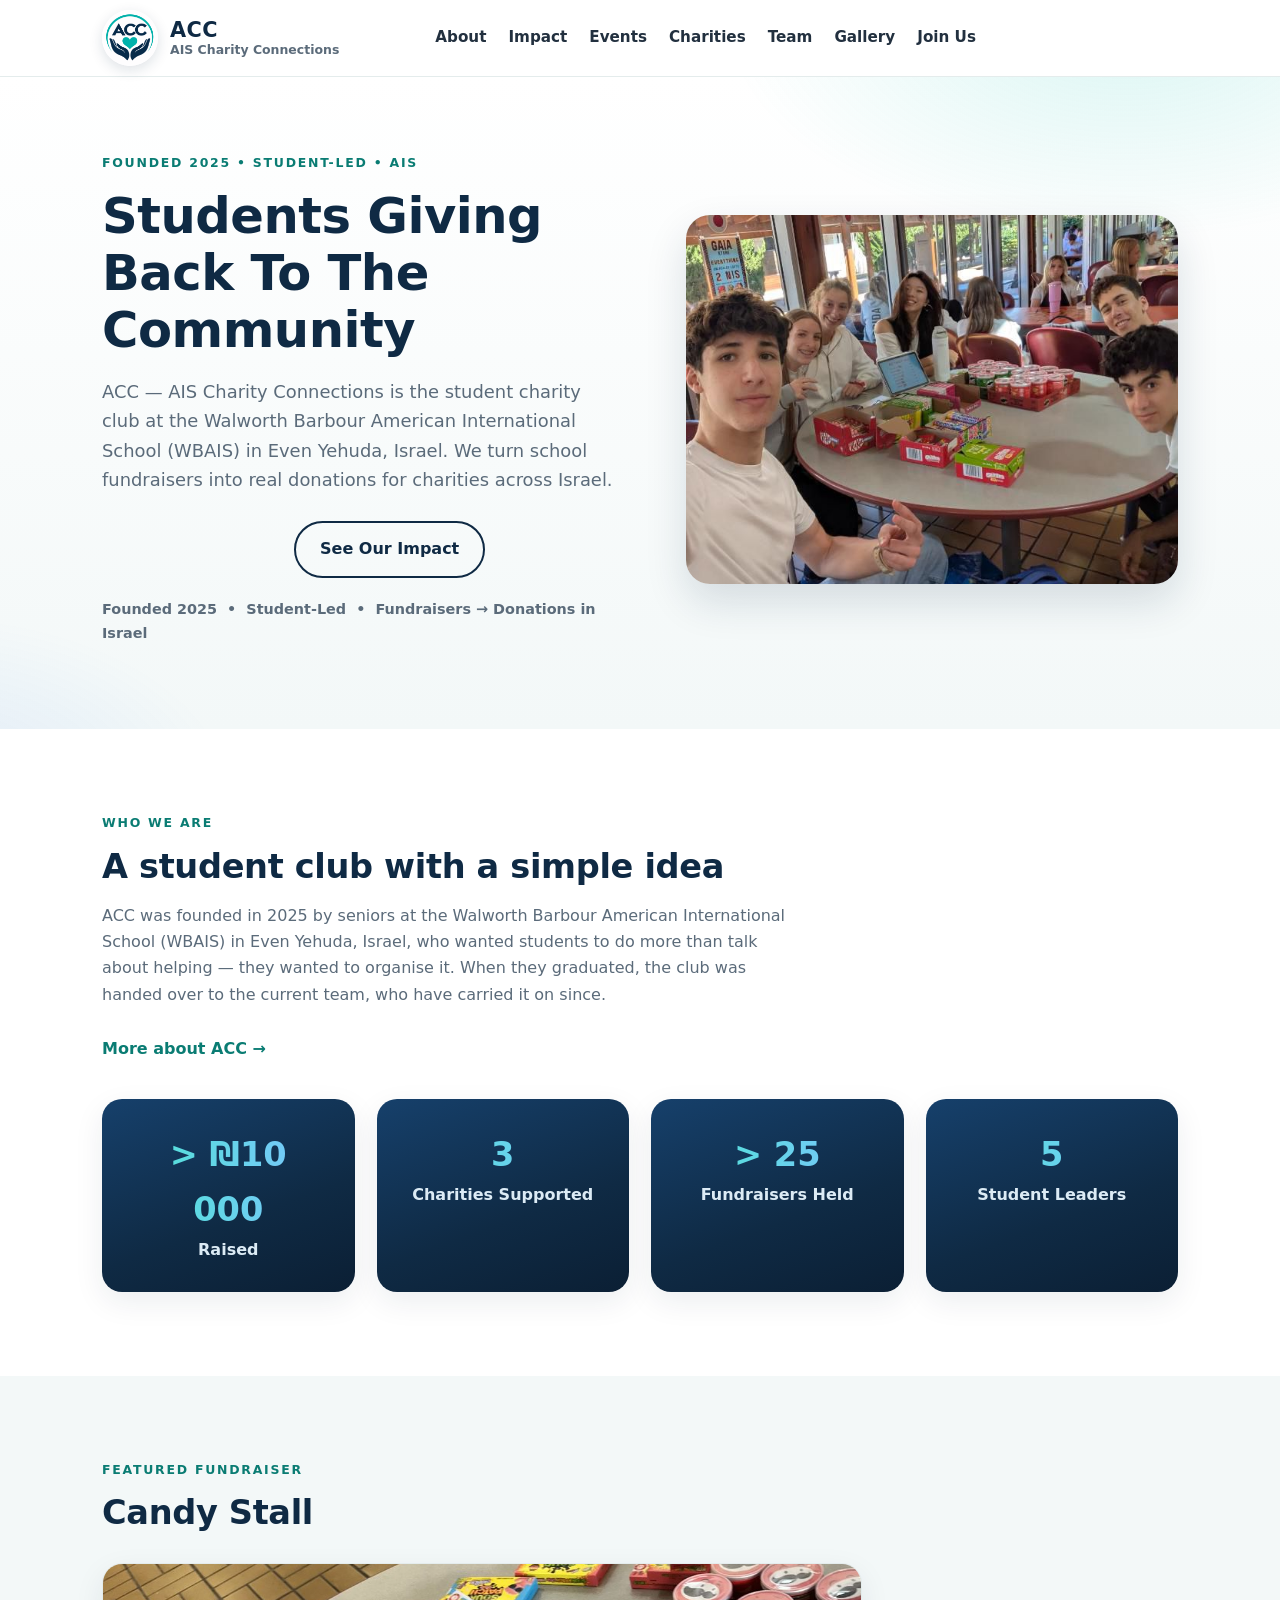
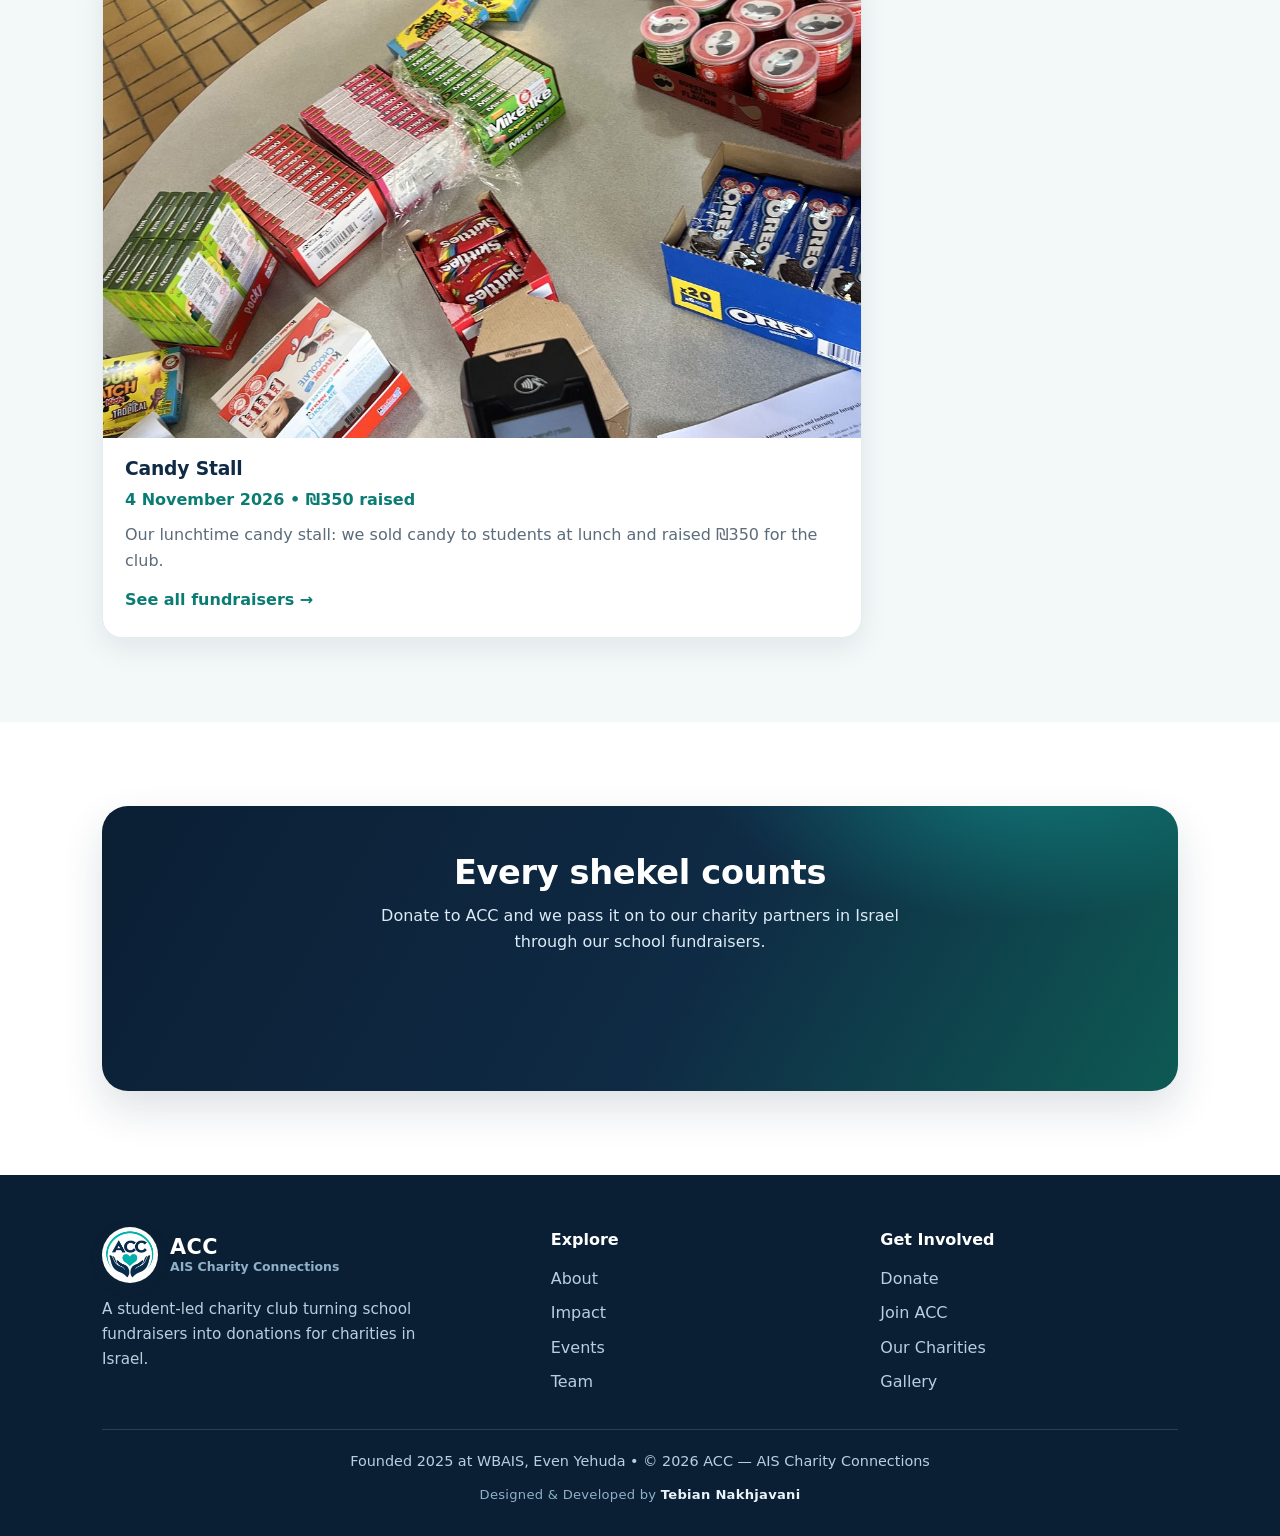
<file: index.html>
<!DOCTYPE html>
<html lang="en">
<head>
  <meta charset="UTF-8">
  <meta name="viewport" content="width=device-width, initial-scale=1.0">
  <title>ACC — AIS Charity Connections</title>
  <meta name="description" content="ACC — AIS Charity Connections is a student-led charity club turning school fundraisers into donations for charities in Israel.">
  <link rel="canonical" href="https://ais-charity-connections.netlify.app/">
  <meta property="og:type" content="website">
  <meta property="og:site_name" content="AIS Charity Connections">
  <meta property="og:title" content="ACC — AIS Charity Connections">
  <meta property="og:description" content="ACC — AIS Charity Connections is a student-led charity club turning school fundraisers into donations for charities in Israel.">
  <meta property="og:url" content="https://ais-charity-connections.netlify.app/">
  <meta property="og:image" content="https://ais-charity-connections.netlify.app/images/hero.jpg">
  <script type="application/ld+json">
  {
    "@context": "https://schema.org",
    "@graph": [
      {
        "@type": "NGO",
        "@id": "https://ais-charity-connections.netlify.app/#org",
        "name": "AIS Charity Connections",
        "alternateName": "ACC",
        "url": "https://ais-charity-connections.netlify.app/",
        "logo": "https://ais-charity-connections.netlify.app/images/logo.png",
        "description": "ACC — AIS Charity Connections is a student-led charity club turning school fundraisers into donations for charities in Israel.",
        "foundingDate": "2025",
        "email": "aischarityconnections@gmail.com",
        "sameAs": [
          "https://ko-fi.com/aischarityconnections"
        ]
      },
      {
        "@type": "WebSite",
        "@id": "https://ais-charity-connections.netlify.app/#website",
        "url": "https://ais-charity-connections.netlify.app/",
        "name": "AIS Charity Connections",
        "alternateName": "ACC",
        "publisher": { "@id": "https://ais-charity-connections.netlify.app/#org" }
      }
    ]
  }
  </script>
  <link rel="icon" href="/favicon.ico" sizes="any">
  <link rel="icon" type="image/png" sizes="192x192" href="images/favicon-192.png">
  <link rel="apple-touch-icon" href="images/apple-touch-icon.png">
  <link rel="stylesheet" href="styles.css">
</head>
<body>

  <header class="site-header">
    <nav class="nav container">
      <a class="logo" href="index.html"><span class="logo-badge"><img class="logo-img" src="images/logo.png" alt="ACC logo"></span><span class="logo-text"><span class="logo-name">ACC</span><span class="logo-sub">AIS Charity Connections</span></span></a>
      <button class="nav-toggle" id="navToggle" aria-label="Open menu">☰</button>
      <div class="nav-links" id="navLinks">
        <a href="about.html">About</a>
        <a href="impact.html">Impact</a>
        <a href="events.html">Events</a>
        <a href="charities.html">Charities</a>
        <a href="team.html">Team</a>
        <a href="gallery.html">Gallery</a>
        <a href="join.html">Join Us</a>
        <div class="kofi-slot" id="kofiNavSlot"></div>
      </div>
    </nav>
  </header>

  <main>

    <section class="hero">
      <div class="container hero-grid">
        <div class="reveal visible">
          <p class="eyebrow">Founded 2025 • Student-Led • AIS</p>
          <h1>Students Giving Back To The Community</h1>
          <p class="hero-text">ACC — AIS Charity Connections is the student charity club at the Walworth Barbour American International School (WBAIS) in Even Yehuda, Israel. We turn school fundraisers into real donations for charities across Israel.</p>
          <div class="hero-buttons">
            <div class="kofi-slot" id="kofiHeroSlot"></div>
            <a href="impact.html" class="btn btn-outline">See Our Impact</a>
          </div>
          <p class="trust-bar">Founded 2025 &nbsp;•&nbsp; Student-Led &nbsp;•&nbsp; Fundraisers → Donations in Israel</p>
        </div>
        <img class="hero-img reveal visible" src="images/hero.jpg" alt="ACC students at a fundraiser">
      </div>
    </section>

    <section class="section">
      <div class="container">
        <div class="reveal">
          <p class="eyebrow">Who We Are</p>
          <h2>A student club with a simple idea</h2>
          <p class="section-intro">ACC was founded in 2025 by seniors at the Walworth Barbour American International School (WBAIS) in Even Yehuda, Israel, who wanted students to do more than talk about helping — they wanted to organise it. When they graduated, the club was handed over to the current team, who have carried it on since.</p>
          <a href="about.html" class="text-link">More about ACC →</a>
        </div>
        <div class="stats-grid" style="margin-top:36px">
          <div class="stat reveal"><strong>&gt; ₪10 000</strong><span>Raised</span></div>
          <div class="stat reveal"><strong>3</strong><span>Charities Supported</span></div>
          <div class="stat reveal"><strong> &gt; 25</strong><span>Fundraisers Held</span></div>
          <div class="stat reveal"><strong>5</strong><span>Student Leaders</span></div>
        </div>
      </div>
    </section>

    <section class="section section-alt">
      <div class="container">
        <div class="reveal">
          <p class="eyebrow">Featured Fundraiser</p>
          <h2>Candy Stall</h2>
        </div>
        <div class="card-grid" style="grid-template-columns:1fr;max-width:760px">
          <article class="card event-card reveal">
            <img src="images/events/fundraiser-1.jpg" alt="Candy Stall fundraiser">
            <div class="card-body">
              <h3>Candy Stall</h3>
              <p class="meta">4 November 2026 • ₪350 raised</p>
              <p>Our lunchtime candy stall: we sold candy to students at lunch and raised ₪350 for the club.</p>
              <p style="margin-top:12px"><a href="events.html" class="text-link">See all fundraisers →</a></p>
            </div>
          </article>
        </div>
      </div>
    </section>

    <section class="section">
      <div class="container">
        <div class="cta-banner reveal">
          <h2>Every shekel counts</h2>
          <p>Donate to ACC and we pass it on to our charity partners in Israel through our school fundraisers.</p>
          <div class="kofi-slot" id="kofiCtaSlot"></div>
        </div>
      </div>
    </section>

  </main>

  <footer class="site-footer">
    <div class="container">
      <div class="footer-grid">
        <div>
          <a class="logo" href="index.html"><span class="logo-badge"><img class="logo-img" src="images/logo.png" alt="ACC logo"></span><span class="logo-text"><span class="logo-name">ACC</span><span class="logo-sub">AIS Charity Connections</span></span></a>
          <p class="footer-blurb">A student-led charity club turning school fundraisers into donations for charities in Israel.</p>
        </div>
        <div>
          <h4>Explore</h4>
          <ul>
            <li><a href="about.html">About</a></li>
            <li><a href="impact.html">Impact</a></li>
            <li><a href="events.html">Events</a></li>
            <li><a href="team.html">Team</a></li>
          </ul>
        </div>
        <div>
          <h4>Get Involved</h4>
          <ul>
            <li><a href="donate.html">Donate</a></li>
            <li><a href="join.html">Join ACC</a></li>
            <li><a href="charities.html">Our Charities</a></li>
            <li><a href="gallery.html">Gallery</a></li>
          </ul>
        </div>
      </div>
      <p class="footer-bottom">Founded 2025 at WBAIS, Even Yehuda • © 2026 ACC — AIS Charity Connections</p>
      <p class="footer-credit">Designed &amp; Developed by <span>Tebian Nakhjavani</span></p>
    </div>
  </footer>

  <script src="script.js"></script>

  <!-- Ko-fi buttons: the real Ko-fi buttons sit in the header, hero and CTA banner (styles.css docks them there) -->
  <script src='https://storage.ko-fi.com/cdn/scripts/overlay-widget.js'></script>
  <script>
    kofiWidgetOverlay.draw('aischarityconnections', {
      'type': 'floating-chat',
      'floating-chat.cssId': 'accnav',
      'floating-chat.donateButton.text': 'Donate',
      'floating-chat.donateButton.background-color': '#0FB5A6',
      'floating-chat.donateButton.text-color': '#fff'
    }, 'kofiNavSlot');
    kofiWidgetOverlay.draw('aischarityconnections', {
      'type': 'floating-chat',
      'floating-chat.cssId': 'acchero',
      'floating-chat.donateButton.text': 'Donate Now',
      'floating-chat.donateButton.background-color': '#0FB5A6',
      'floating-chat.donateButton.text-color': '#fff'
    }, 'kofiHeroSlot');
    kofiWidgetOverlay.draw('aischarityconnections', {
      'type': 'floating-chat',
      'floating-chat.cssId': 'acccta',
      'floating-chat.donateButton.text': 'Donate',
      'floating-chat.donateButton.background-color': '#0FB5A6',
      'floating-chat.donateButton.text-color': '#fff'
    }, 'kofiCtaSlot');
  </script>
</body>
</html>
</file>
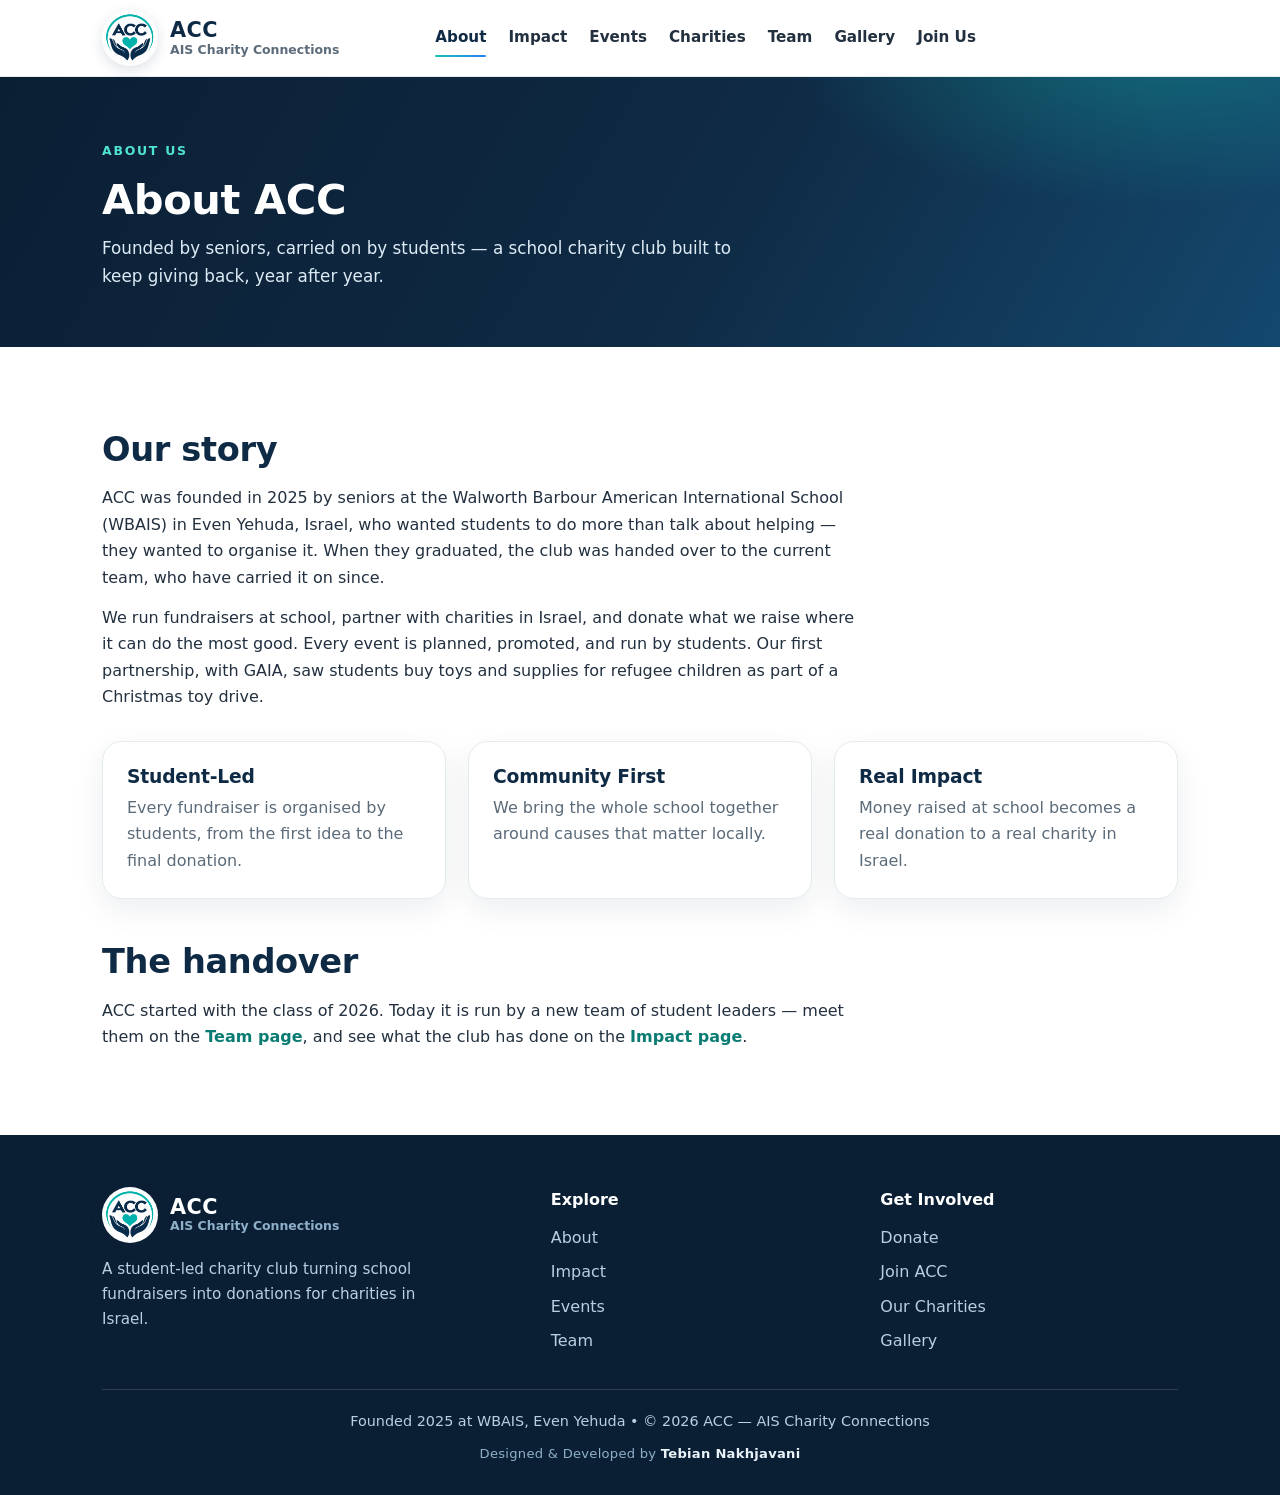
<file: about.html>
<!DOCTYPE html>
<html lang="en">
<head>
  <meta charset="UTF-8">
  <meta name="viewport" content="width=device-width, initial-scale=1.0">
  <title>About — ACC | AIS Charity Connections</title>
  <meta name="description" content="About ACC — AIS Charity Connections, a student-led charity club founded in 2025 at AIS.">
  <link rel="canonical" href="https://ais-charity-connections.netlify.app/about.html">
  <meta property="og:type" content="website">
  <meta property="og:site_name" content="AIS Charity Connections">
  <meta property="og:title" content="About — ACC | AIS Charity Connections">
  <meta property="og:description" content="About ACC — AIS Charity Connections, a student-led charity club founded in 2025 at AIS.">
  <meta property="og:url" content="https://ais-charity-connections.netlify.app/about.html">
  <meta property="og:image" content="https://ais-charity-connections.netlify.app/images/hero.jpg">
  <link rel="icon" href="/favicon.ico" sizes="any">
  <link rel="icon" type="image/png" sizes="192x192" href="images/favicon-192.png">
  <link rel="apple-touch-icon" href="images/apple-touch-icon.png">
  <link rel="stylesheet" href="styles.css">
</head>
<body>

  <header class="site-header">
    <nav class="nav container">
      <a class="logo" href="index.html"><span class="logo-badge"><img class="logo-img" src="images/logo.png" alt="ACC logo"></span><span class="logo-text"><span class="logo-name">ACC</span><span class="logo-sub">AIS Charity Connections</span></span></a>
      <button class="nav-toggle" id="navToggle" aria-label="Open menu">☰</button>
      <div class="nav-links" id="navLinks">
        <a href="about.html" class="active">About</a>
        <a href="impact.html">Impact</a>
        <a href="events.html">Events</a>
        <a href="charities.html">Charities</a>
        <a href="team.html">Team</a>
        <a href="gallery.html">Gallery</a>
        <a href="join.html">Join Us</a>
        <div class="kofi-slot" id="kofiNavSlot"></div>
      </div>
    </nav>
  </header>

  <main>
    <section class="page-hero">
      <div class="container">
        <p class="eyebrow">About Us</p>
        <h1>About ACC</h1>
        <p class="page-hero-text">Founded by seniors, carried on by students — a school charity club built to keep giving back, year after year.</p>
      </div>
    </section>

    <section class="section">
      <div class="container">
        <div class="reveal">
          <h2>Our story</h2>
          <p style="margin-bottom:14px;max-width:760px">ACC was founded in 2025 by seniors at the Walworth Barbour American International School (WBAIS) in Even Yehuda, Israel, who wanted students to do more than talk about helping — they wanted to organise it. When they graduated, the club was handed over to the current team, who have carried it on since.</p>
          <p style="max-width:760px">We run fundraisers at school, partner with charities in Israel, and donate what we raise where it can do the most good. Every event is planned, promoted, and run by students. Our first partnership, with GAIA, saw students buy toys and supplies for refugee children as part of a Christmas toy drive.</p>
        </div>
        <div class="card-grid">
          <div class="card reveal"><h3>Student-Led</h3><p>Every fundraiser is organised by students, from the first idea to the final donation.</p></div>
          <div class="card reveal"><h3>Community First</h3><p>We bring the whole school together around causes that matter locally.</p></div>
          <div class="card reveal"><h3>Real Impact</h3><p>Money raised at school becomes a real donation to a real charity in Israel.</p></div>
        </div>
        <div class="reveal" style="margin-top:44px">
          <h2>The handover</h2>
          <p style="max-width:760px">ACC started with the class of 2026. Today it is run by a new team of student leaders — meet them on the <a href="team.html" class="text-link">Team page</a>, and see what the club has done on the <a href="impact.html" class="text-link">Impact page</a>.</p>
        </div>
      </div>
    </section>
  </main>

  <footer class="site-footer">
    <div class="container">
      <div class="footer-grid">
        <div>
          <a class="logo" href="index.html"><span class="logo-badge"><img class="logo-img" src="images/logo.png" alt="ACC logo"></span><span class="logo-text"><span class="logo-name">ACC</span><span class="logo-sub">AIS Charity Connections</span></span></a>
          <p class="footer-blurb">A student-led charity club turning school fundraisers into donations for charities in Israel.</p>
        </div>
        <div>
          <h4>Explore</h4>
          <ul>
            <li><a href="about.html">About</a></li>
            <li><a href="impact.html">Impact</a></li>
            <li><a href="events.html">Events</a></li>
            <li><a href="team.html">Team</a></li>
          </ul>
        </div>
        <div>
          <h4>Get Involved</h4>
          <ul>
            <li><a href="donate.html">Donate</a></li>
            <li><a href="join.html">Join ACC</a></li>
            <li><a href="charities.html">Our Charities</a></li>
            <li><a href="gallery.html">Gallery</a></li>
          </ul>
        </div>
      </div>
      <p class="footer-bottom">Founded 2025 at WBAIS, Even Yehuda • © 2026 ACC — AIS Charity Connections</p>
      <p class="footer-credit">Designed &amp; Developed by <span>Tebian Nakhjavani</span></p>
    </div>
  </footer>

  <script src="script.js"></script>

  <!-- Ko-fi button: the real Ko-fi button sits in the header (styles.css docks it there) -->
  <script src='https://storage.ko-fi.com/cdn/scripts/overlay-widget.js'></script>
  <script>
    kofiWidgetOverlay.draw('aischarityconnections', {
      'type': 'floating-chat',
      'floating-chat.cssId': 'accnav',
      'floating-chat.donateButton.text': 'Donate',
      'floating-chat.donateButton.background-color': '#0FB5A6',
      'floating-chat.donateButton.text-color': '#fff'
    }, 'kofiNavSlot');
  </script>
</body>
</html>
</file>
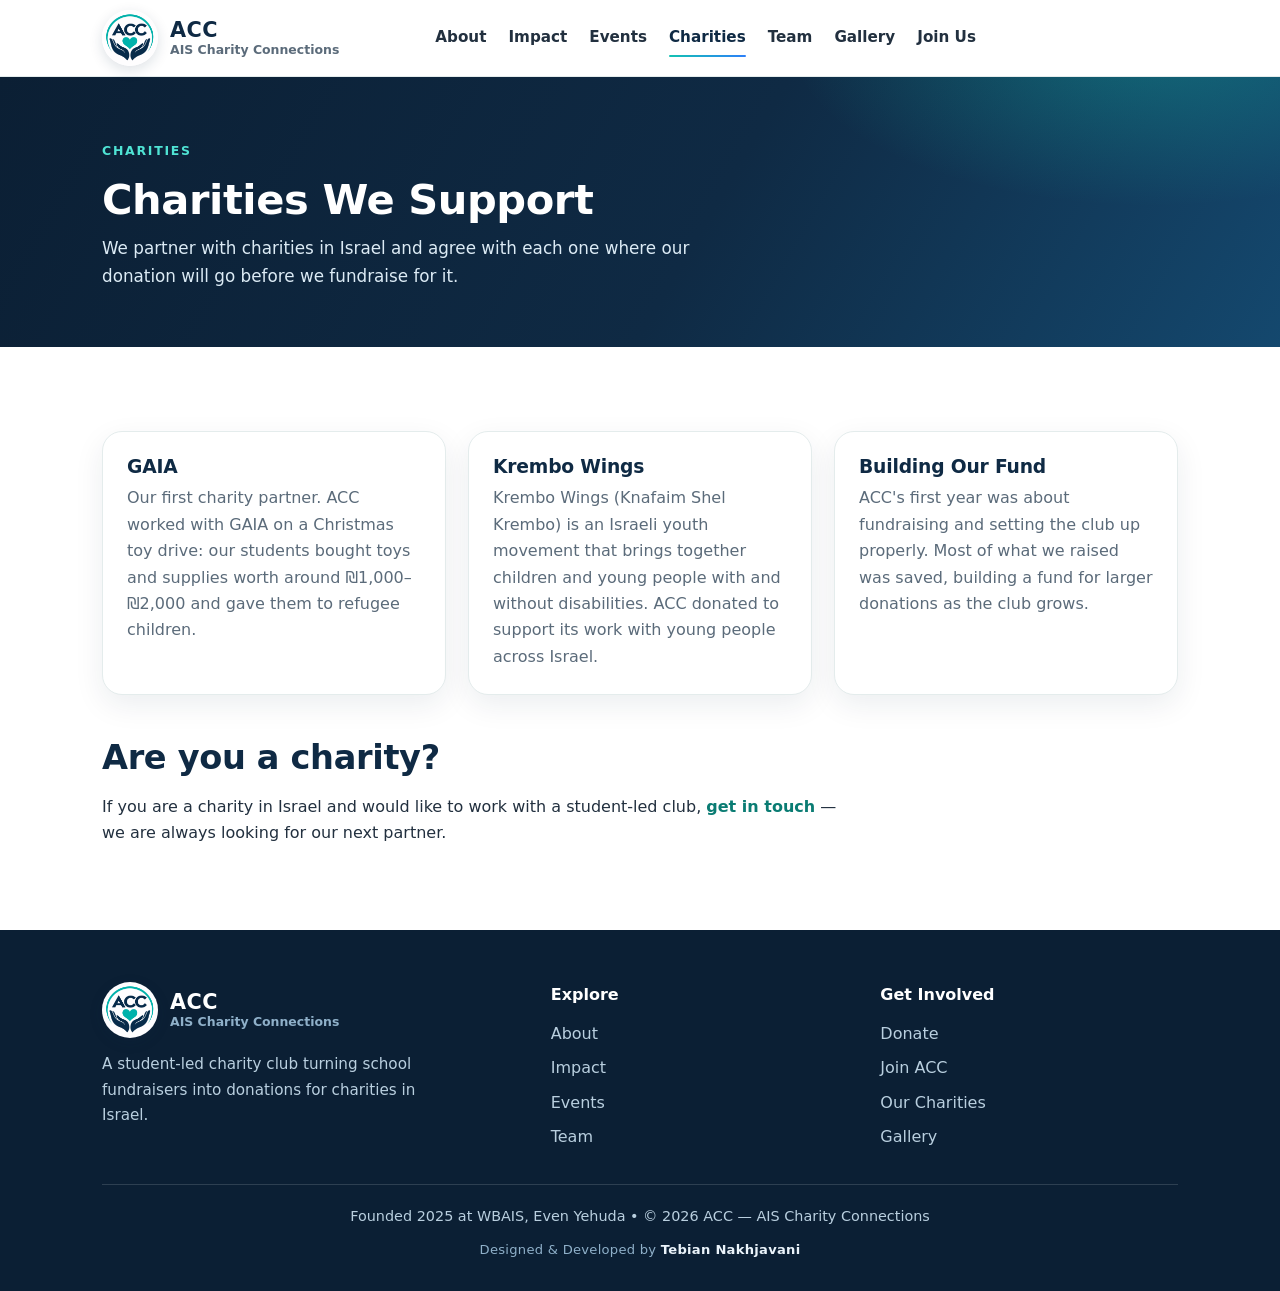
<file: charities.html>
<!DOCTYPE html>
<html lang="en">
<head>
  <meta charset="UTF-8">
  <meta name="viewport" content="width=device-width, initial-scale=1.0">
  <title>Charities — ACC | AIS Charity Connections</title>
  <meta name="description" content="The charities in Israel that ACC supports with its fundraising.">
  <link rel="canonical" href="https://ais-charity-connections.netlify.app/charities.html">
  <meta property="og:type" content="website">
  <meta property="og:site_name" content="AIS Charity Connections">
  <meta property="og:title" content="Charities — ACC | AIS Charity Connections">
  <meta property="og:description" content="The charities in Israel that ACC supports with its fundraising.">
  <meta property="og:url" content="https://ais-charity-connections.netlify.app/charities.html">
  <meta property="og:image" content="https://ais-charity-connections.netlify.app/images/hero.jpg">
  <link rel="icon" href="/favicon.ico" sizes="any">
  <link rel="icon" type="image/png" sizes="192x192" href="images/favicon-192.png">
  <link rel="apple-touch-icon" href="images/apple-touch-icon.png">
  <link rel="stylesheet" href="styles.css">
</head>
<body>

  <header class="site-header">
    <nav class="nav container">
      <a class="logo" href="index.html"><span class="logo-badge"><img class="logo-img" src="images/logo.png" alt="ACC logo"></span><span class="logo-text"><span class="logo-name">ACC</span><span class="logo-sub">AIS Charity Connections</span></span></a>
      <button class="nav-toggle" id="navToggle" aria-label="Open menu">☰</button>
      <div class="nav-links" id="navLinks">
        <a href="about.html">About</a>
        <a href="impact.html">Impact</a>
        <a href="events.html">Events</a>
        <a href="charities.html" class="active">Charities</a>
        <a href="team.html">Team</a>
        <a href="gallery.html">Gallery</a>
        <a href="join.html">Join Us</a>
        <div class="kofi-slot" id="kofiNavSlot"></div>
      </div>
    </nav>
  </header>

  <main>
    <section class="page-hero">
      <div class="container">
        <p class="eyebrow">Charities</p>
        <h1>Charities We Support</h1>
        <p class="page-hero-text">We partner with charities in Israel and agree with each one where our donation will go before we fundraise for it.</p>
      </div>
    </section>

    <section class="section">
      <div class="container">
        <!-- Charity details: GAIA confirmed with the founding team (Oct 2026); Krembo Wings added by Tebian (Oct 2026) -->
        <div class="card-grid" style="margin-top:0">
          <div class="card reveal"><h3>GAIA</h3><p>Our first charity partner. ACC worked with GAIA on a Christmas toy drive: our students bought toys and supplies worth around ₪1,000–₪2,000 and gave them to refugee children.</p></div>
          <div class="card reveal"><h3>Krembo Wings</h3><p>Krembo Wings (Knafaim Shel Krembo) is an Israeli youth movement that brings together children and young people with and without disabilities. ACC donated to support its work with young people across Israel.</p></div>
          <div class="card reveal"><h3>Building Our Fund</h3><p>ACC's first year was about fundraising and setting the club up properly. Most of what we raised was saved, building a fund for larger donations as the club grows.</p></div>
        </div>
        <div class="reveal" style="margin-top:44px;max-width:760px">
          <h2>Are you a charity?</h2>
          <p>If you are a charity in Israel and would like to work with a student-led club, <a href="join.html" class="text-link">get in touch</a> — we are always looking for our next partner.</p>
        </div>
      </div>
    </section>
  </main>

  <footer class="site-footer">
    <div class="container">
      <div class="footer-grid">
        <div>
          <a class="logo" href="index.html"><span class="logo-badge"><img class="logo-img" src="images/logo.png" alt="ACC logo"></span><span class="logo-text"><span class="logo-name">ACC</span><span class="logo-sub">AIS Charity Connections</span></span></a>
          <p class="footer-blurb">A student-led charity club turning school fundraisers into donations for charities in Israel.</p>
        </div>
        <div>
          <h4>Explore</h4>
          <ul>
            <li><a href="about.html">About</a></li>
            <li><a href="impact.html">Impact</a></li>
            <li><a href="events.html">Events</a></li>
            <li><a href="team.html">Team</a></li>
          </ul>
        </div>
        <div>
          <h4>Get Involved</h4>
          <ul>
            <li><a href="donate.html">Donate</a></li>
            <li><a href="join.html">Join ACC</a></li>
            <li><a href="charities.html">Our Charities</a></li>
            <li><a href="gallery.html">Gallery</a></li>
          </ul>
        </div>
      </div>
      <p class="footer-bottom">Founded 2025 at WBAIS, Even Yehuda • © 2026 ACC — AIS Charity Connections</p>
      <p class="footer-credit">Designed &amp; Developed by <span>Tebian Nakhjavani</span></p>
    </div>
  </footer>

  <script src="script.js"></script>

  <!-- Ko-fi button: the real Ko-fi button sits in the header (styles.css docks it there) -->
  <script src='https://storage.ko-fi.com/cdn/scripts/overlay-widget.js'></script>
  <script>
    kofiWidgetOverlay.draw('aischarityconnections', {
      'type': 'floating-chat',
      'floating-chat.cssId': 'accnav',
      'floating-chat.donateButton.text': 'Donate',
      'floating-chat.donateButton.background-color': '#0FB5A6',
      'floating-chat.donateButton.text-color': '#fff'
    }, 'kofiNavSlot');
  </script>
</body>
</html>
</file>
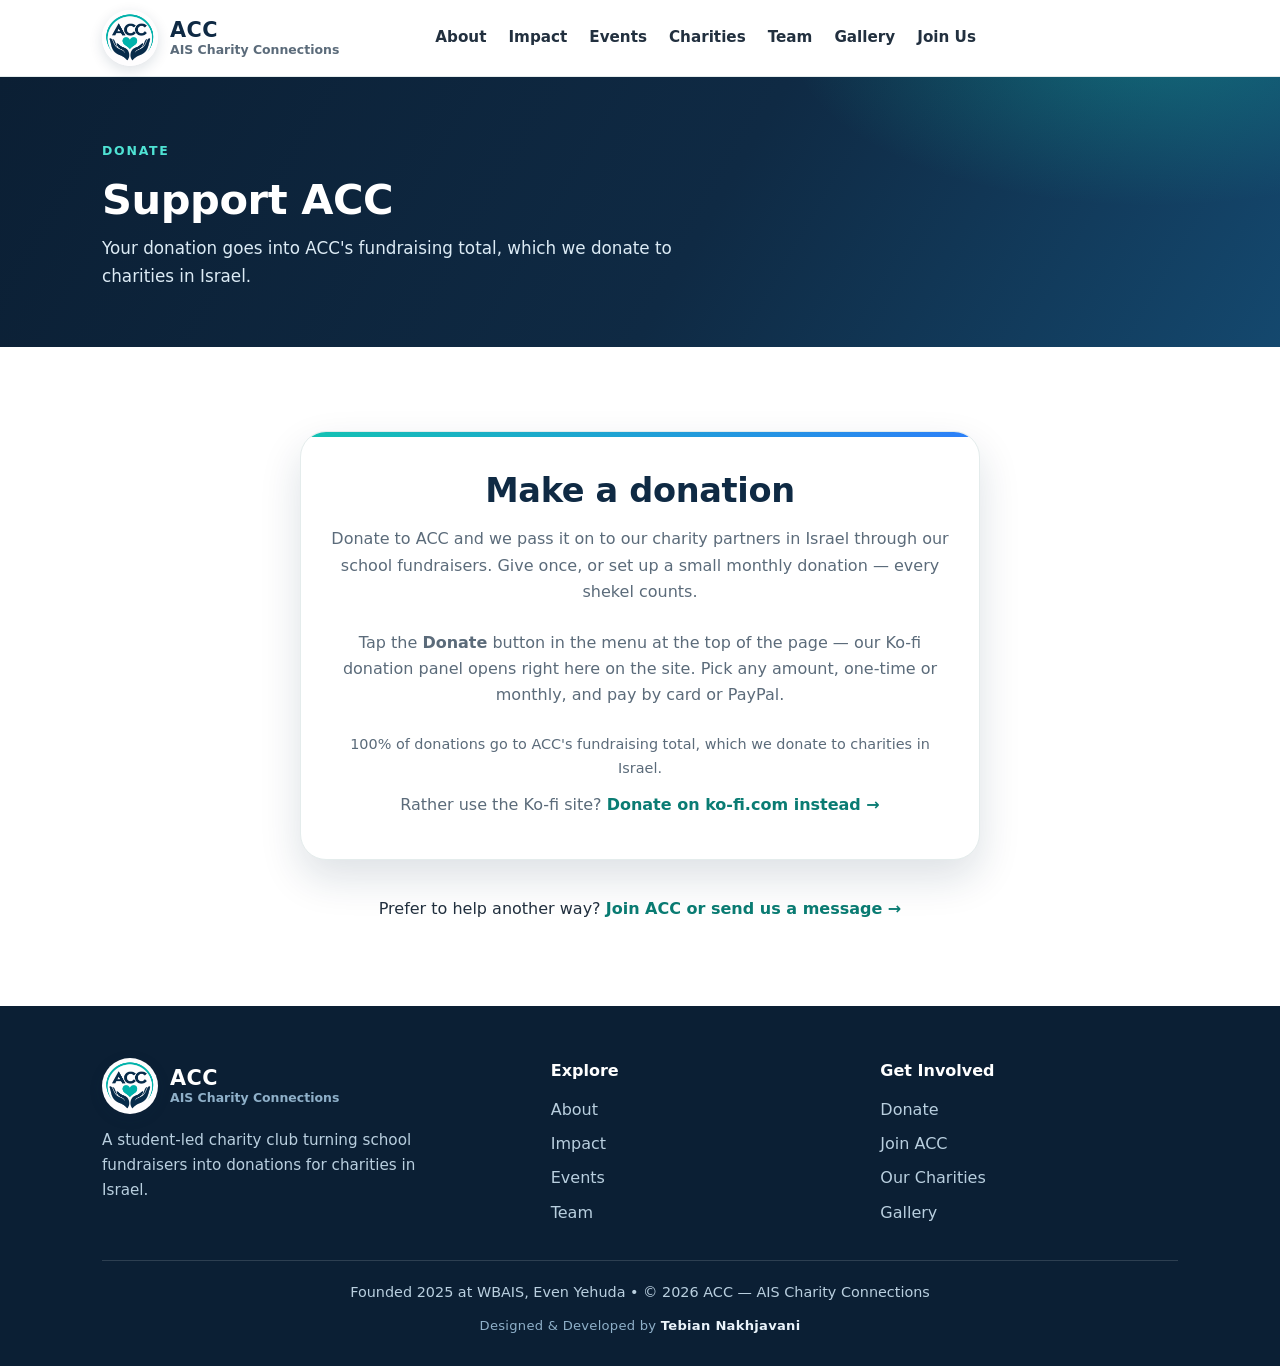
<file: donate.html>
<!DOCTYPE html>
<html lang="en">
<head>
  <meta charset="UTF-8">
  <meta name="viewport" content="width=device-width, initial-scale=1.0">
  <title>Donate — ACC | AIS Charity Connections</title>
  <meta name="description" content="Donate to ACC — AIS Charity Connections and support charities in Israel.">
  <link rel="canonical" href="https://ais-charity-connections.netlify.app/donate.html">
  <meta property="og:type" content="website">
  <meta property="og:site_name" content="AIS Charity Connections">
  <meta property="og:title" content="Donate — ACC | AIS Charity Connections">
  <meta property="og:description" content="Donate to ACC — AIS Charity Connections and support charities in Israel.">
  <meta property="og:url" content="https://ais-charity-connections.netlify.app/donate.html">
  <meta property="og:image" content="https://ais-charity-connections.netlify.app/images/hero.jpg">
  <link rel="icon" href="/favicon.ico" sizes="any">
  <link rel="icon" type="image/png" sizes="192x192" href="images/favicon-192.png">
  <link rel="apple-touch-icon" href="images/apple-touch-icon.png">
  <link rel="stylesheet" href="styles.css">
</head>
<body>

  <header class="site-header">
    <nav class="nav container">
      <a class="logo" href="index.html"><span class="logo-badge"><img class="logo-img" src="images/logo.png" alt="ACC logo"></span><span class="logo-text"><span class="logo-name">ACC</span><span class="logo-sub">AIS Charity Connections</span></span></a>
      <button class="nav-toggle" id="navToggle" aria-label="Open menu">☰</button>
      <div class="nav-links" id="navLinks">
        <a href="about.html">About</a>
        <a href="impact.html">Impact</a>
        <a href="events.html">Events</a>
        <a href="charities.html">Charities</a>
        <a href="team.html">Team</a>
        <a href="gallery.html">Gallery</a>
        <a href="join.html">Join Us</a>
        <div class="kofi-slot" id="kofiNavSlot"></div>
      </div>
    </nav>
  </header>

  <main>
    <section class="page-hero">
      <div class="container">
        <p class="eyebrow">Donate</p>
        <h1>Support ACC</h1>
        <p class="page-hero-text">Your donation goes into ACC's fundraising total, which we donate to charities in Israel.</p>
      </div>
    </section>

    <section class="section">
      <div class="container">
        <div class="donate-box reveal visible">
          <h2>Make a donation</h2>
          <p class="section-intro">Donate to ACC and we pass it on to our charity partners in Israel through our school fundraisers. Give once, or set up a small monthly donation — every shekel counts.</p>

          <p class="section-intro">Tap the <strong>Donate</strong> button in the menu at the top of the page — our Ko-fi donation panel opens right here on the site. Pick any amount, one-time or monthly, and pay by card or PayPal.</p>
          <p class="donate-trust">100% of donations go to ACC's fundraising total, which we donate to charities in Israel.</p>
          <p class="form-note">Rather use the Ko-fi site? <a href="https://ko-fi.com/aischarityconnections" target="_blank" rel="noopener" class="text-link">Donate on ko-fi.com instead →</a></p>
        </div>

        <div class="reveal" style="text-align:center;margin-top:36px">
          <p>Prefer to help another way? <a href="join.html" class="text-link">Join ACC or send us a message →</a></p>
        </div>
      </div>
    </section>
  </main>

  <footer class="site-footer">
    <div class="container">
      <div class="footer-grid">
        <div>
          <a class="logo" href="index.html"><span class="logo-badge"><img class="logo-img" src="images/logo.png" alt="ACC logo"></span><span class="logo-text"><span class="logo-name">ACC</span><span class="logo-sub">AIS Charity Connections</span></span></a>
          <p class="footer-blurb">A student-led charity club turning school fundraisers into donations for charities in Israel.</p>
        </div>
        <div>
          <h4>Explore</h4>
          <ul>
            <li><a href="about.html">About</a></li>
            <li><a href="impact.html">Impact</a></li>
            <li><a href="events.html">Events</a></li>
            <li><a href="team.html">Team</a></li>
          </ul>
        </div>
        <div>
          <h4>Get Involved</h4>
          <ul>
            <li><a href="donate.html">Donate</a></li>
            <li><a href="join.html">Join ACC</a></li>
            <li><a href="charities.html">Our Charities</a></li>
            <li><a href="gallery.html">Gallery</a></li>
          </ul>
        </div>
      </div>
      <p class="footer-bottom">Founded 2025 at WBAIS, Even Yehuda • © 2026 ACC — AIS Charity Connections</p>
      <p class="footer-credit">Designed &amp; Developed by <span>Tebian Nakhjavani</span></p>
    </div>
  </footer>

  <script src="script.js"></script>

  <!-- Ko-fi button: the real Ko-fi button sits in the header (styles.css docks it there) -->
  <script src='https://storage.ko-fi.com/cdn/scripts/overlay-widget.js'></script>
  <script>
    kofiWidgetOverlay.draw('aischarityconnections', {
      'type': 'floating-chat',
      'floating-chat.cssId': 'accnav',
      'floating-chat.donateButton.text': 'Donate',
      'floating-chat.donateButton.background-color': '#0FB5A6',
      'floating-chat.donateButton.text-color': '#fff'
    }, 'kofiNavSlot');
  </script>
</body>
</html>
</file>
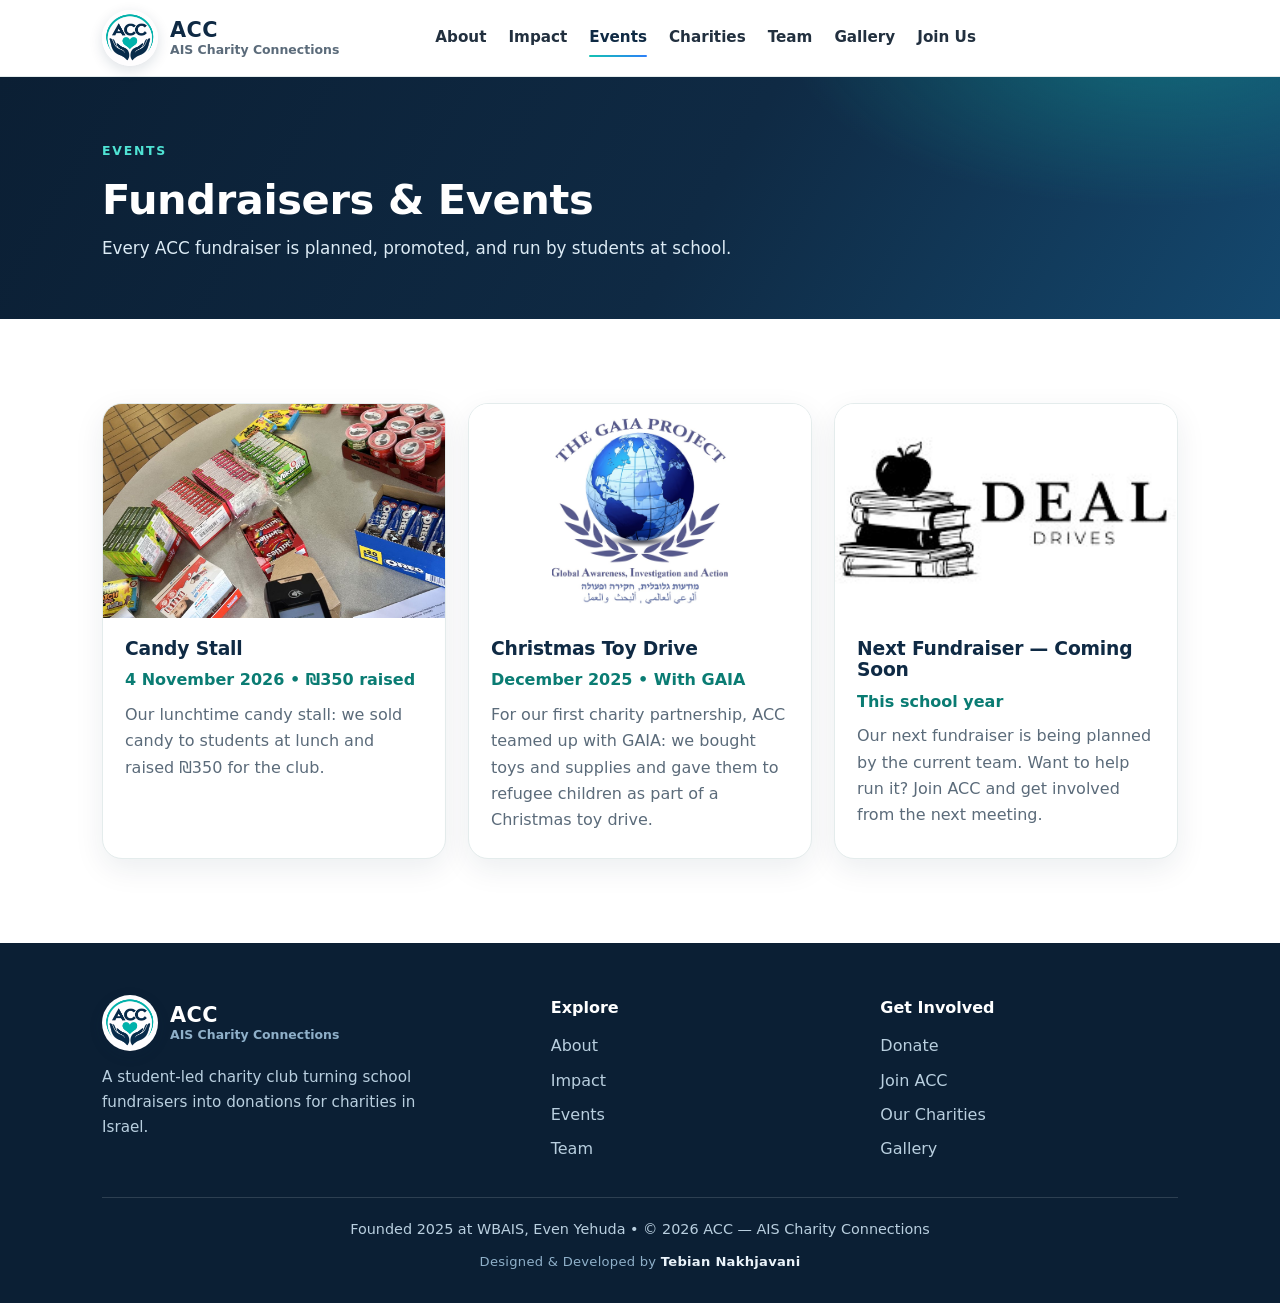
<file: events.html>
<!DOCTYPE html>
<html lang="en">
<head>
  <meta charset="UTF-8">
  <meta name="viewport" content="width=device-width, initial-scale=1.0">
  <title>Events — ACC | AIS Charity Connections</title>
  <meta name="description" content="ACC fundraisers and events at AIS, from our Candy Stall to what's coming next.">
  <link rel="canonical" href="https://ais-charity-connections.netlify.app/events.html">
  <meta property="og:type" content="website">
  <meta property="og:site_name" content="AIS Charity Connections">
  <meta property="og:title" content="Events — ACC | AIS Charity Connections">
  <meta property="og:description" content="ACC fundraisers and events at AIS, from our Candy Stall to what's coming next.">
  <meta property="og:url" content="https://ais-charity-connections.netlify.app/events.html">
  <meta property="og:image" content="https://ais-charity-connections.netlify.app/images/hero.jpg">
  <link rel="icon" href="/favicon.ico" sizes="any">
  <link rel="icon" type="image/png" sizes="192x192" href="images/favicon-192.png">
  <link rel="apple-touch-icon" href="images/apple-touch-icon.png">
  <link rel="stylesheet" href="styles.css">
</head>
<body>

  <header class="site-header">
    <nav class="nav container">
      <a class="logo" href="index.html"><span class="logo-badge"><img class="logo-img" src="images/logo.png" alt="ACC logo"></span><span class="logo-text"><span class="logo-name">ACC</span><span class="logo-sub">AIS Charity Connections</span></span></a>
      <button class="nav-toggle" id="navToggle" aria-label="Open menu">☰</button>
      <div class="nav-links" id="navLinks">
        <a href="about.html">About</a>
        <a href="impact.html">Impact</a>
        <a href="events.html" class="active">Events</a>
        <a href="charities.html">Charities</a>
        <a href="team.html">Team</a>
        <a href="gallery.html">Gallery</a>
        <a href="join.html">Join Us</a>
        <div class="kofi-slot" id="kofiNavSlot"></div>
      </div>
    </nav>
  </header>

  <main>
    <section class="page-hero">
      <div class="container">
        <p class="eyebrow">Events</p>
        <h1>Fundraisers &amp; Events</h1>
        <p class="page-hero-text">Every ACC fundraiser is planned, promoted, and run by students at school.</p>
      </div>
    </section>

    <section class="section">
      <div class="container">
        <!-- Replace the bracket text and images/events/fundraiser-1.jpg etc. as you run more fundraisers -->
        <div class="card-grid" style="margin-top:0">
          <article class="card event-card reveal">
            <img src="images/events/fundraiser-1.jpg" alt="Candy Stall fundraiser">
            <div class="card-body">
              <h3>Candy Stall</h3>
              <p class="meta">4 November 2026 • ₪350 raised</p>
              <p>Our lunchtime candy stall: we sold candy to students at lunch and raised ₪350 for the club.</p>
            </div>
          </article>
          <article class="card event-card reveal">
            <img class="logo-fit" src="images/events/fundraiser-2.jpg" alt="Christmas Toy Drive with GAIA">
            <div class="card-body">
              <h3>Christmas Toy Drive</h3>
              <p class="meta">December 2025 • With GAIA</p>
              <p>For our first charity partnership, ACC teamed up with GAIA: we bought toys and supplies and gave them to refugee children as part of a Christmas toy drive.</p>
            </div>
          </article>
          <article class="card event-card reveal">
            <img src="images/events/fundraiser-3.jpg" alt="ACC fundraiser coming soon">
            <div class="card-body">
              <h3>Next Fundraiser — Coming Soon</h3>
              <p class="meta">This school year</p>
              <p>Our next fundraiser is being planned by the current team. Want to help run it? Join ACC and get involved from the next meeting.</p>
            </div>
          </article>
        </div>
      </div>
    </section>
  </main>

  <footer class="site-footer">
    <div class="container">
      <div class="footer-grid">
        <div>
          <a class="logo" href="index.html"><span class="logo-badge"><img class="logo-img" src="images/logo.png" alt="ACC logo"></span><span class="logo-text"><span class="logo-name">ACC</span><span class="logo-sub">AIS Charity Connections</span></span></a>
          <p class="footer-blurb">A student-led charity club turning school fundraisers into donations for charities in Israel.</p>
        </div>
        <div>
          <h4>Explore</h4>
          <ul>
            <li><a href="about.html">About</a></li>
            <li><a href="impact.html">Impact</a></li>
            <li><a href="events.html">Events</a></li>
            <li><a href="team.html">Team</a></li>
          </ul>
        </div>
        <div>
          <h4>Get Involved</h4>
          <ul>
            <li><a href="donate.html">Donate</a></li>
            <li><a href="join.html">Join ACC</a></li>
            <li><a href="charities.html">Our Charities</a></li>
            <li><a href="gallery.html">Gallery</a></li>
          </ul>
        </div>
      </div>
      <p class="footer-bottom">Founded 2025 at WBAIS, Even Yehuda • © 2026 ACC — AIS Charity Connections</p>
      <p class="footer-credit">Designed &amp; Developed by <span>Tebian Nakhjavani</span></p>
    </div>
  </footer>

  <script src="script.js"></script>

  <!-- Ko-fi button: the real Ko-fi button sits in the header (styles.css docks it there) -->
  <script src='https://storage.ko-fi.com/cdn/scripts/overlay-widget.js'></script>
  <script>
    kofiWidgetOverlay.draw('aischarityconnections', {
      'type': 'floating-chat',
      'floating-chat.cssId': 'accnav',
      'floating-chat.donateButton.text': 'Donate',
      'floating-chat.donateButton.background-color': '#0FB5A6',
      'floating-chat.donateButton.text-color': '#fff'
    }, 'kofiNavSlot');
  </script>
</body>
</html>
</file>
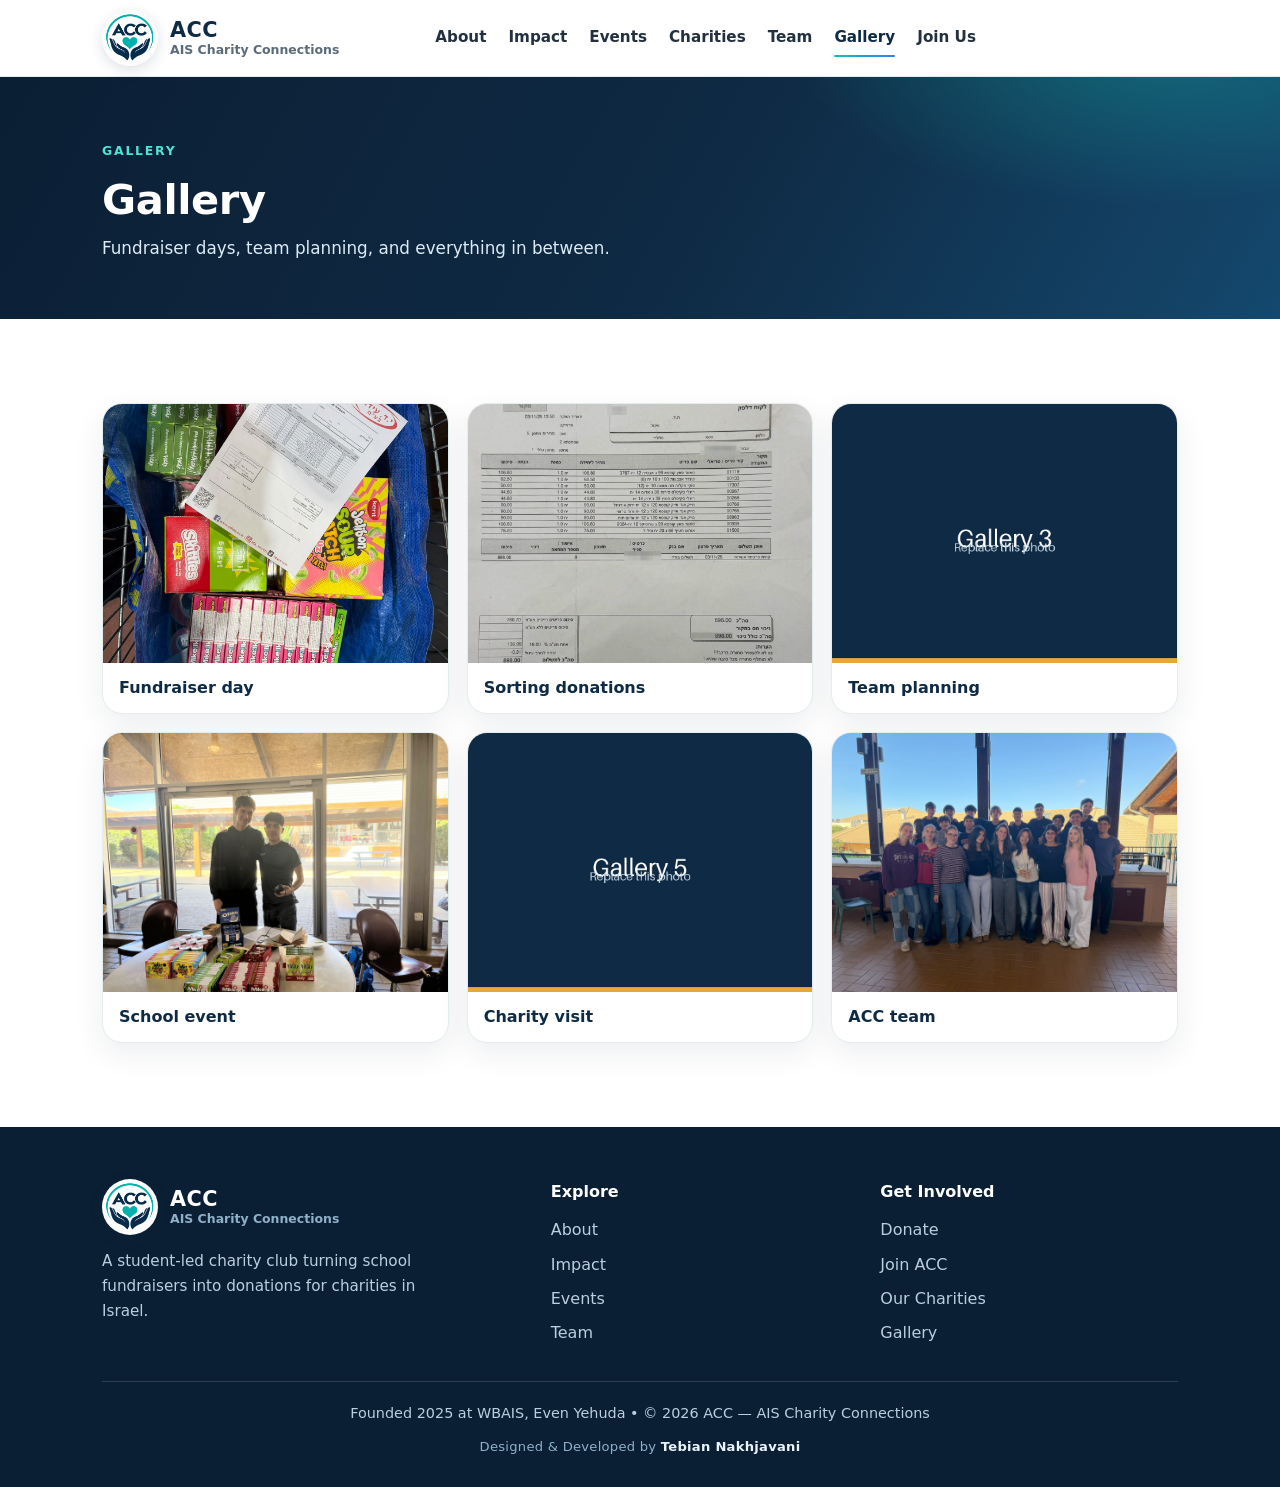
<file: gallery.html>
<!DOCTYPE html>
<html lang="en">
<head>
  <meta charset="UTF-8">
  <meta name="viewport" content="width=device-width, initial-scale=1.0">
  <title>Gallery — ACC | AIS Charity Connections</title>
  <meta name="description" content="Photos from ACC fundraisers, events, and team days at AIS.">
  <link rel="canonical" href="https://ais-charity-connections.netlify.app/gallery.html">
  <meta property="og:type" content="website">
  <meta property="og:site_name" content="AIS Charity Connections">
  <meta property="og:title" content="Gallery — ACC | AIS Charity Connections">
  <meta property="og:description" content="Photos from ACC fundraisers, events, and team days at AIS.">
  <meta property="og:url" content="https://ais-charity-connections.netlify.app/gallery.html">
  <meta property="og:image" content="https://ais-charity-connections.netlify.app/images/hero.jpg">
  <link rel="icon" href="/favicon.ico" sizes="any">
  <link rel="icon" type="image/png" sizes="192x192" href="images/favicon-192.png">
  <link rel="apple-touch-icon" href="images/apple-touch-icon.png">
  <link rel="stylesheet" href="styles.css">
</head>
<body>

  <header class="site-header">
    <nav class="nav container">
      <a class="logo" href="index.html"><span class="logo-badge"><img class="logo-img" src="images/logo.png" alt="ACC logo"></span><span class="logo-text"><span class="logo-name">ACC</span><span class="logo-sub">AIS Charity Connections</span></span></a>
      <button class="nav-toggle" id="navToggle" aria-label="Open menu">☰</button>
      <div class="nav-links" id="navLinks">
        <a href="about.html">About</a>
        <a href="impact.html">Impact</a>
        <a href="events.html">Events</a>
        <a href="charities.html">Charities</a>
        <a href="team.html">Team</a>
        <a href="gallery.html" class="active">Gallery</a>
        <a href="join.html">Join Us</a>
        <div class="kofi-slot" id="kofiNavSlot"></div>
      </div>
    </nav>
  </header>

  <main>
    <section class="page-hero">
      <div class="container">
        <p class="eyebrow">Gallery</p>
        <h1>Gallery</h1>
        <p class="page-hero-text">Fundraiser days, team planning, and everything in between.</p>
      </div>
    </section>

    <section class="section">
      <div class="container">
        <!-- Replace images/gallery/gallery-1.jpg ... gallery-6.jpg with real photos, same names -->
        <div class="gallery-grid">
          <figure class="reveal"><img src="images/gallery/gallery-1.jpg" alt="Fundraiser day"><figcaption>Fundraiser day</figcaption></figure>
          <figure class="reveal"><img src="images/gallery/gallery-2.jpg" alt="Sorting donations"><figcaption>Sorting donations</figcaption></figure>
          <figure class="reveal"><img src="images/gallery/gallery-3.jpg" alt="Team planning"><figcaption>Team planning</figcaption></figure>
          <figure class="reveal"><img src="images/gallery/gallery-4.jpg" alt="School event"><figcaption>School event</figcaption></figure>
          <figure class="reveal"><img src="images/gallery/gallery-5.jpg" alt="Charity visit"><figcaption>Charity visit</figcaption></figure>
          <figure class="reveal"><img src="images/gallery/gallery-6.jpg" alt="ACC team"><figcaption>ACC team</figcaption></figure>
        </div>
      </div>
    </section>
  </main>

  <footer class="site-footer">
    <div class="container">
      <div class="footer-grid">
        <div>
          <a class="logo" href="index.html"><span class="logo-badge"><img class="logo-img" src="images/logo.png" alt="ACC logo"></span><span class="logo-text"><span class="logo-name">ACC</span><span class="logo-sub">AIS Charity Connections</span></span></a>
          <p class="footer-blurb">A student-led charity club turning school fundraisers into donations for charities in Israel.</p>
        </div>
        <div>
          <h4>Explore</h4>
          <ul>
            <li><a href="about.html">About</a></li>
            <li><a href="impact.html">Impact</a></li>
            <li><a href="events.html">Events</a></li>
            <li><a href="team.html">Team</a></li>
          </ul>
        </div>
        <div>
          <h4>Get Involved</h4>
          <ul>
            <li><a href="donate.html">Donate</a></li>
            <li><a href="join.html">Join ACC</a></li>
            <li><a href="charities.html">Our Charities</a></li>
            <li><a href="gallery.html">Gallery</a></li>
          </ul>
        </div>
      </div>
      <p class="footer-bottom">Founded 2025 at WBAIS, Even Yehuda • © 2026 ACC — AIS Charity Connections</p>
      <p class="footer-credit">Designed &amp; Developed by <span>Tebian Nakhjavani</span></p>
    </div>
  </footer>

  <script src="script.js"></script>

  <!-- Ko-fi button: the real Ko-fi button sits in the header (styles.css docks it there) -->
  <script src='https://storage.ko-fi.com/cdn/scripts/overlay-widget.js'></script>
  <script>
    kofiWidgetOverlay.draw('aischarityconnections', {
      'type': 'floating-chat',
      'floating-chat.cssId': 'accnav',
      'floating-chat.donateButton.text': 'Donate',
      'floating-chat.donateButton.background-color': '#0FB5A6',
      'floating-chat.donateButton.text-color': '#fff'
    }, 'kofiNavSlot');
  </script>
</body>
</html>
</file>
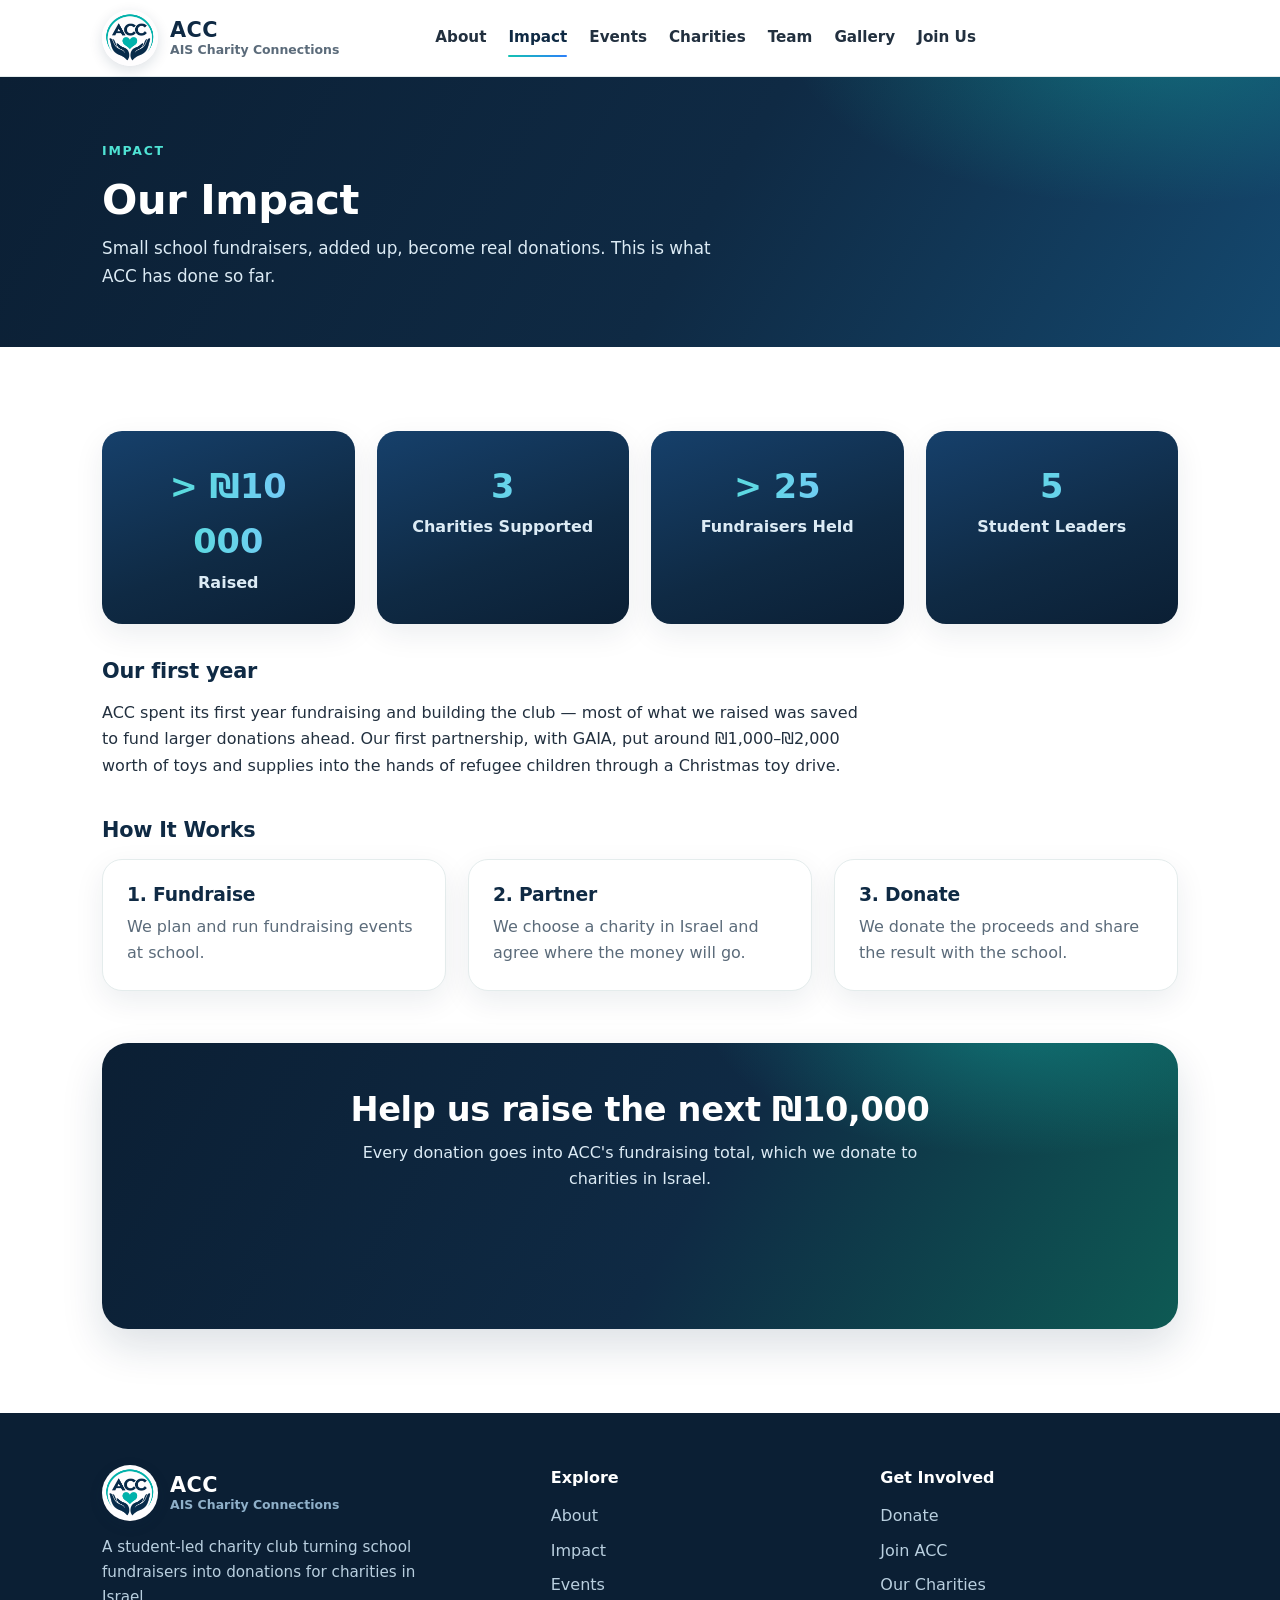
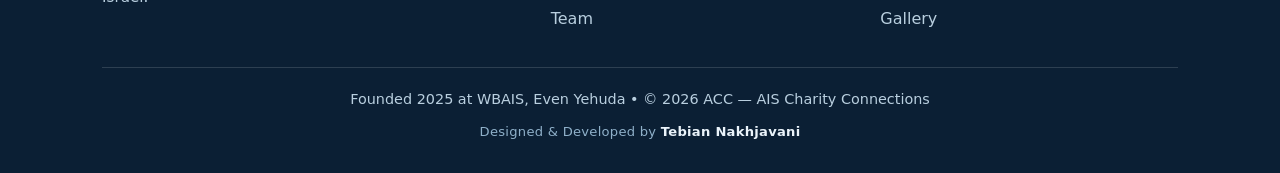
<file: impact.html>
<!DOCTYPE html>
<html lang="en">
<head>
  <meta charset="UTF-8">
  <meta name="viewport" content="width=device-width, initial-scale=1.0">
  <title>Impact — ACC | AIS Charity Connections</title>
  <meta name="description" content="ACC's impact: money raised, charities supported, and how our fundraisers turn into donations.">
  <link rel="canonical" href="https://ais-charity-connections.netlify.app/impact.html">
  <meta property="og:type" content="website">
  <meta property="og:site_name" content="AIS Charity Connections">
  <meta property="og:title" content="Impact — ACC | AIS Charity Connections">
  <meta property="og:description" content="ACC's impact: money raised, charities supported, and how our fundraisers turn into donations.">
  <meta property="og:url" content="https://ais-charity-connections.netlify.app/impact.html">
  <meta property="og:image" content="https://ais-charity-connections.netlify.app/images/hero.jpg">
  <link rel="icon" href="/favicon.ico" sizes="any">
  <link rel="icon" type="image/png" sizes="192x192" href="images/favicon-192.png">
  <link rel="apple-touch-icon" href="images/apple-touch-icon.png">
  <link rel="stylesheet" href="styles.css">
</head>
<body>

  <header class="site-header">
    <nav class="nav container">
      <a class="logo" href="index.html"><span class="logo-badge"><img class="logo-img" src="images/logo.png" alt="ACC logo"></span><span class="logo-text"><span class="logo-name">ACC</span><span class="logo-sub">AIS Charity Connections</span></span></a>
      <button class="nav-toggle" id="navToggle" aria-label="Open menu">☰</button>
      <div class="nav-links" id="navLinks">
        <a href="about.html">About</a>
        <a href="impact.html" class="active">Impact</a>
        <a href="events.html">Events</a>
        <a href="charities.html">Charities</a>
        <a href="team.html">Team</a>
        <a href="gallery.html">Gallery</a>
        <a href="join.html">Join Us</a>
        <div class="kofi-slot" id="kofiNavSlot"></div>
      </div>
    </nav>
  </header>

  <main>
    <section class="page-hero">
      <div class="container">
        <p class="eyebrow">Impact</p>
        <h1>Our Impact</h1>
        <p class="page-hero-text">Small school fundraisers, added up, become real donations. This is what ACC has done so far.</p>
      </div>
    </section>

    <section class="section">
      <div class="container">
        <!-- Stats set by the team (Oct 2026) -->
        <div class="stats-grid">
          <div class="stat reveal"><strong> &gt; ₪10 000</strong><span>Raised</span></div>
          <div class="stat reveal"><strong>3</strong><span>Charities Supported</span></div>
          <div class="stat reveal"><strong> &gt; 25</strong><span>Fundraisers Held</span></div>
          <div class="stat reveal"><strong>5</strong><span>Student Leaders</span></div>
        </div>
        <div class="reveal" style="margin-top:36px;max-width:760px">
          <h3 class="subheading" style="margin-top:0">Our first year</h3>
          <p>ACC spent its first year fundraising and building the club — most of what we raised was saved to fund larger donations ahead. Our first partnership, with GAIA, put around ₪1,000–₪2,000 worth of toys and supplies into the hands of refugee children through a Christmas toy drive.</p>
        </div>
        <div class="reveal">
          <h3 class="subheading">How It Works</h3>
        </div>
        <div class="card-grid" style="margin-top:0">
          <div class="card reveal"><h3>1. Fundraise</h3><p>We plan and run fundraising events at school.</p></div>
          <div class="card reveal"><h3>2. Partner</h3><p>We choose a charity in Israel and agree where the money will go.</p></div>
          <div class="card reveal"><h3>3. Donate</h3><p>We donate the proceeds and share the result with the school.</p></div>
        </div>
        <div class="cta-banner reveal" style="margin-top:52px">
          <h2>Help us raise the next ₪10,000</h2>
          <p>Every donation goes into ACC's fundraising total, which we donate to charities in Israel.</p>
          <div class="kofi-slot" id="kofiCtaSlot"></div>
        </div>
      </div>
    </section>
  </main>

  <footer class="site-footer">
    <div class="container">
      <div class="footer-grid">
        <div>
          <a class="logo" href="index.html"><span class="logo-badge"><img class="logo-img" src="images/logo.png" alt="ACC logo"></span><span class="logo-text"><span class="logo-name">ACC</span><span class="logo-sub">AIS Charity Connections</span></span></a>
          <p class="footer-blurb">A student-led charity club turning school fundraisers into donations for charities in Israel.</p>
        </div>
        <div>
          <h4>Explore</h4>
          <ul>
            <li><a href="about.html">About</a></li>
            <li><a href="impact.html">Impact</a></li>
            <li><a href="events.html">Events</a></li>
            <li><a href="team.html">Team</a></li>
          </ul>
        </div>
        <div>
          <h4>Get Involved</h4>
          <ul>
            <li><a href="donate.html">Donate</a></li>
            <li><a href="join.html">Join ACC</a></li>
            <li><a href="charities.html">Our Charities</a></li>
            <li><a href="gallery.html">Gallery</a></li>
          </ul>
        </div>
      </div>
      <p class="footer-bottom">Founded 2025 at WBAIS, Even Yehuda • © 2026 ACC — AIS Charity Connections</p>
      <p class="footer-credit">Designed &amp; Developed by <span>Tebian Nakhjavani</span></p>
    </div>
  </footer>

  <script src="script.js"></script>

  <!-- Ko-fi buttons: the real Ko-fi buttons sit in the header and CTA banner (styles.css docks them there) -->
  <script src='https://storage.ko-fi.com/cdn/scripts/overlay-widget.js'></script>
  <script>
    kofiWidgetOverlay.draw('aischarityconnections', {
      'type': 'floating-chat',
      'floating-chat.cssId': 'accnav',
      'floating-chat.donateButton.text': 'Donate',
      'floating-chat.donateButton.background-color': '#0FB5A6',
      'floating-chat.donateButton.text-color': '#fff'
    }, 'kofiNavSlot');
    kofiWidgetOverlay.draw('aischarityconnections', {
      'type': 'floating-chat',
      'floating-chat.cssId': 'acccta',
      'floating-chat.donateButton.text': 'Donate',
      'floating-chat.donateButton.background-color': '#0FB5A6',
      'floating-chat.donateButton.text-color': '#fff'
    }, 'kofiCtaSlot');
  </script>
</body>
</html>
</file>
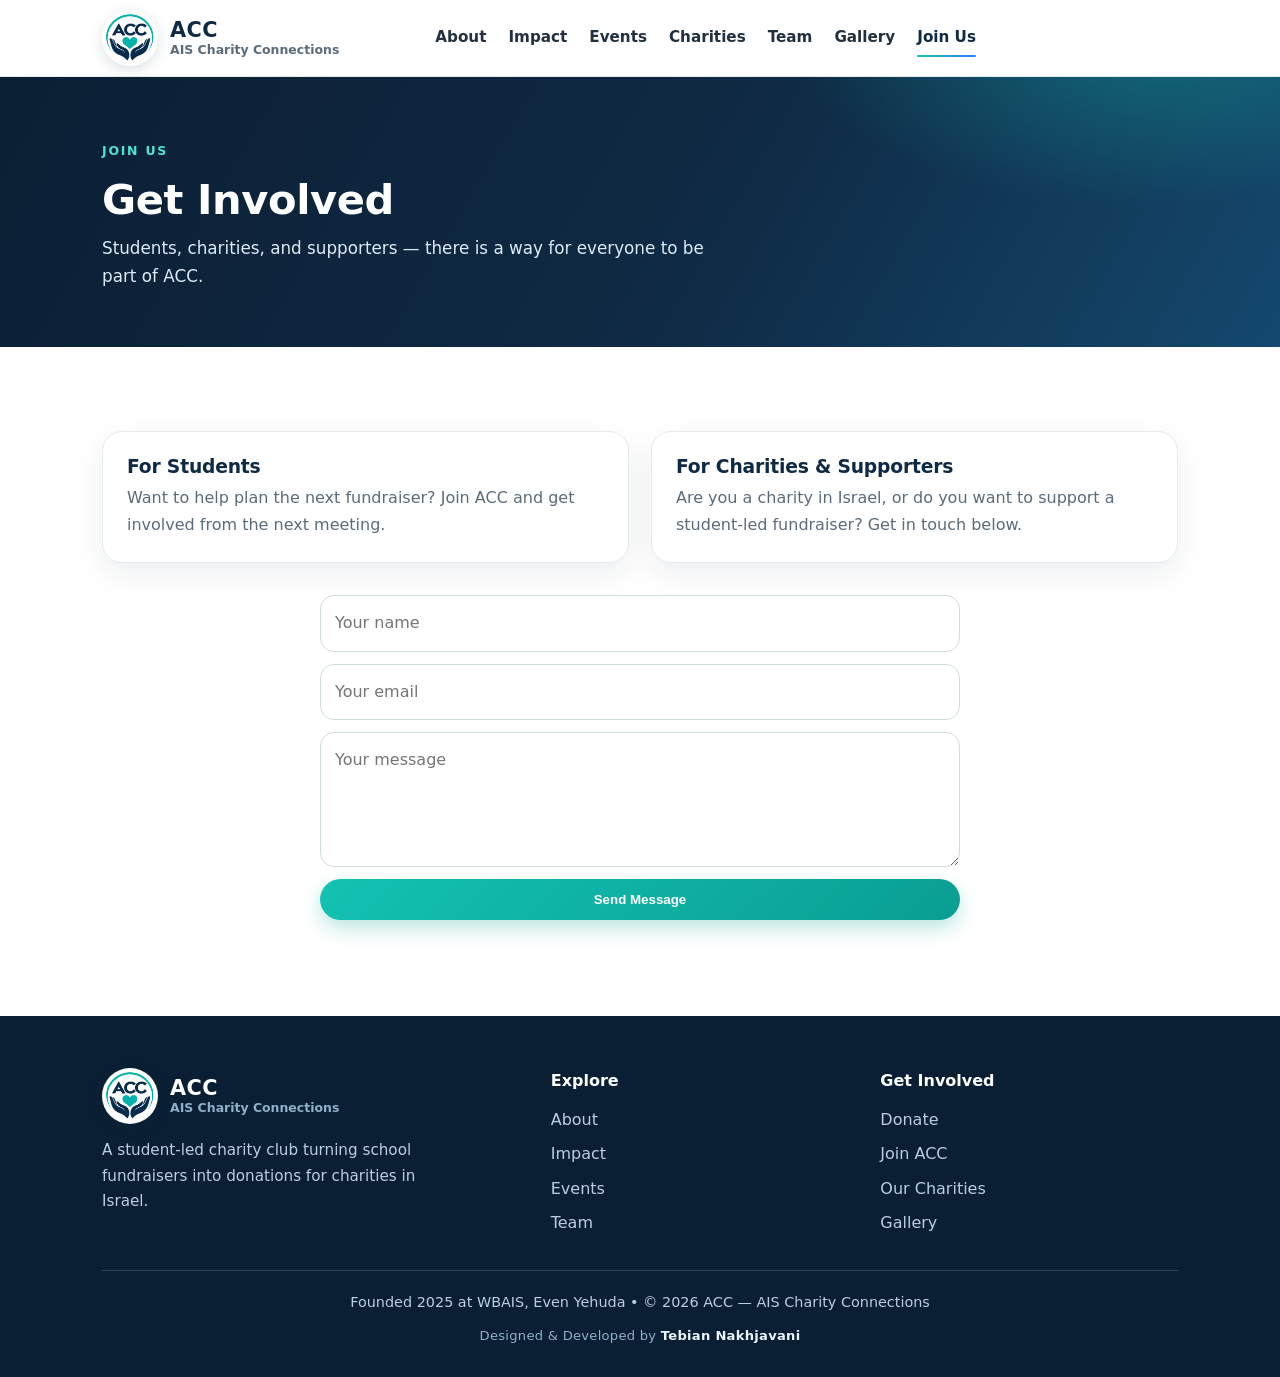
<file: join.html>
<!DOCTYPE html>
<html lang="en">
<head>
  <meta charset="UTF-8">
  <meta name="viewport" content="width=device-width, initial-scale=1.0">
  <title>Join Us — ACC | AIS Charity Connections</title>
  <meta name="description" content="Join ACC or work with us — get involved with AIS Charity Connections.">
  <link rel="canonical" href="https://ais-charity-connections.netlify.app/join.html">
  <meta property="og:type" content="website">
  <meta property="og:site_name" content="AIS Charity Connections">
  <meta property="og:title" content="Join Us — ACC | AIS Charity Connections">
  <meta property="og:description" content="Join ACC or work with us — get involved with AIS Charity Connections.">
  <meta property="og:url" content="https://ais-charity-connections.netlify.app/join.html">
  <meta property="og:image" content="https://ais-charity-connections.netlify.app/images/hero.jpg">
  <link rel="icon" href="/favicon.ico" sizes="any">
  <link rel="icon" type="image/png" sizes="192x192" href="images/favicon-192.png">
  <link rel="apple-touch-icon" href="images/apple-touch-icon.png">
  <link rel="stylesheet" href="styles.css">
</head>
<body>

  <header class="site-header">
    <nav class="nav container">
      <a class="logo" href="index.html"><span class="logo-badge"><img class="logo-img" src="images/logo.png" alt="ACC logo"></span><span class="logo-text"><span class="logo-name">ACC</span><span class="logo-sub">AIS Charity Connections</span></span></a>
      <button class="nav-toggle" id="navToggle" aria-label="Open menu">☰</button>
      <div class="nav-links" id="navLinks">
        <a href="about.html">About</a>
        <a href="impact.html">Impact</a>
        <a href="events.html">Events</a>
        <a href="charities.html">Charities</a>
        <a href="team.html">Team</a>
        <a href="gallery.html">Gallery</a>
        <a href="join.html" class="active">Join Us</a>
        <div class="kofi-slot" id="kofiNavSlot"></div>
      </div>
    </nav>
  </header>

  <main>
    <section class="page-hero">
      <div class="container">
        <p class="eyebrow">Join Us</p>
        <h1>Get Involved</h1>
        <p class="page-hero-text">Students, charities, and supporters — there is a way for everyone to be part of ACC.</p>
      </div>
    </section>

    <section class="section">
      <div class="container">
        <div class="card-grid card-grid-2" style="margin-top:0">
          <div class="card reveal"><h3>For Students</h3><p>Want to help plan the next fundraiser? Join ACC and get involved from the next meeting.</p></div>
          <div class="card reveal"><h3>For Charities &amp; Supporters</h3><p>Are you a charity in Israel, or do you want to support a student-led fundraiser? Get in touch below.</p></div>
        </div>
        <form class="contact-form reveal" id="contactForm">
          <input type="text" name="name" placeholder="Your name" required>
          <input type="email" name="email" placeholder="Your email" required>
          <textarea name="message" rows="4" placeholder="Your message" required></textarea>
          <button type="submit" class="btn">Send Message</button>
          <p class="form-note" id="formNote"></p>
        </form>
      </div>
    </section>
  </main>

  <footer class="site-footer">
    <div class="container">
      <div class="footer-grid">
        <div>
          <a class="logo" href="index.html"><span class="logo-badge"><img class="logo-img" src="images/logo.png" alt="ACC logo"></span><span class="logo-text"><span class="logo-name">ACC</span><span class="logo-sub">AIS Charity Connections</span></span></a>
          <p class="footer-blurb">A student-led charity club turning school fundraisers into donations for charities in Israel.</p>
        </div>
        <div>
          <h4>Explore</h4>
          <ul>
            <li><a href="about.html">About</a></li>
            <li><a href="impact.html">Impact</a></li>
            <li><a href="events.html">Events</a></li>
            <li><a href="team.html">Team</a></li>
          </ul>
        </div>
        <div>
          <h4>Get Involved</h4>
          <ul>
            <li><a href="donate.html">Donate</a></li>
            <li><a href="join.html">Join ACC</a></li>
            <li><a href="charities.html">Our Charities</a></li>
            <li><a href="gallery.html">Gallery</a></li>
          </ul>
        </div>
      </div>
      <p class="footer-bottom">Founded 2025 at WBAIS, Even Yehuda • © 2026 ACC — AIS Charity Connections</p>
      <p class="footer-credit">Designed &amp; Developed by <span>Tebian Nakhjavani</span></p>
    </div>
  </footer>

  <script src="script.js"></script>

  <!-- Ko-fi button: the real Ko-fi button sits in the header (styles.css docks it there) -->
  <script src='https://storage.ko-fi.com/cdn/scripts/overlay-widget.js'></script>
  <script>
    kofiWidgetOverlay.draw('aischarityconnections', {
      'type': 'floating-chat',
      'floating-chat.cssId': 'accnav',
      'floating-chat.donateButton.text': 'Donate',
      'floating-chat.donateButton.background-color': '#0FB5A6',
      'floating-chat.donateButton.text-color': '#fff'
    }, 'kofiNavSlot');
  </script>
</body>
</html>
</file>
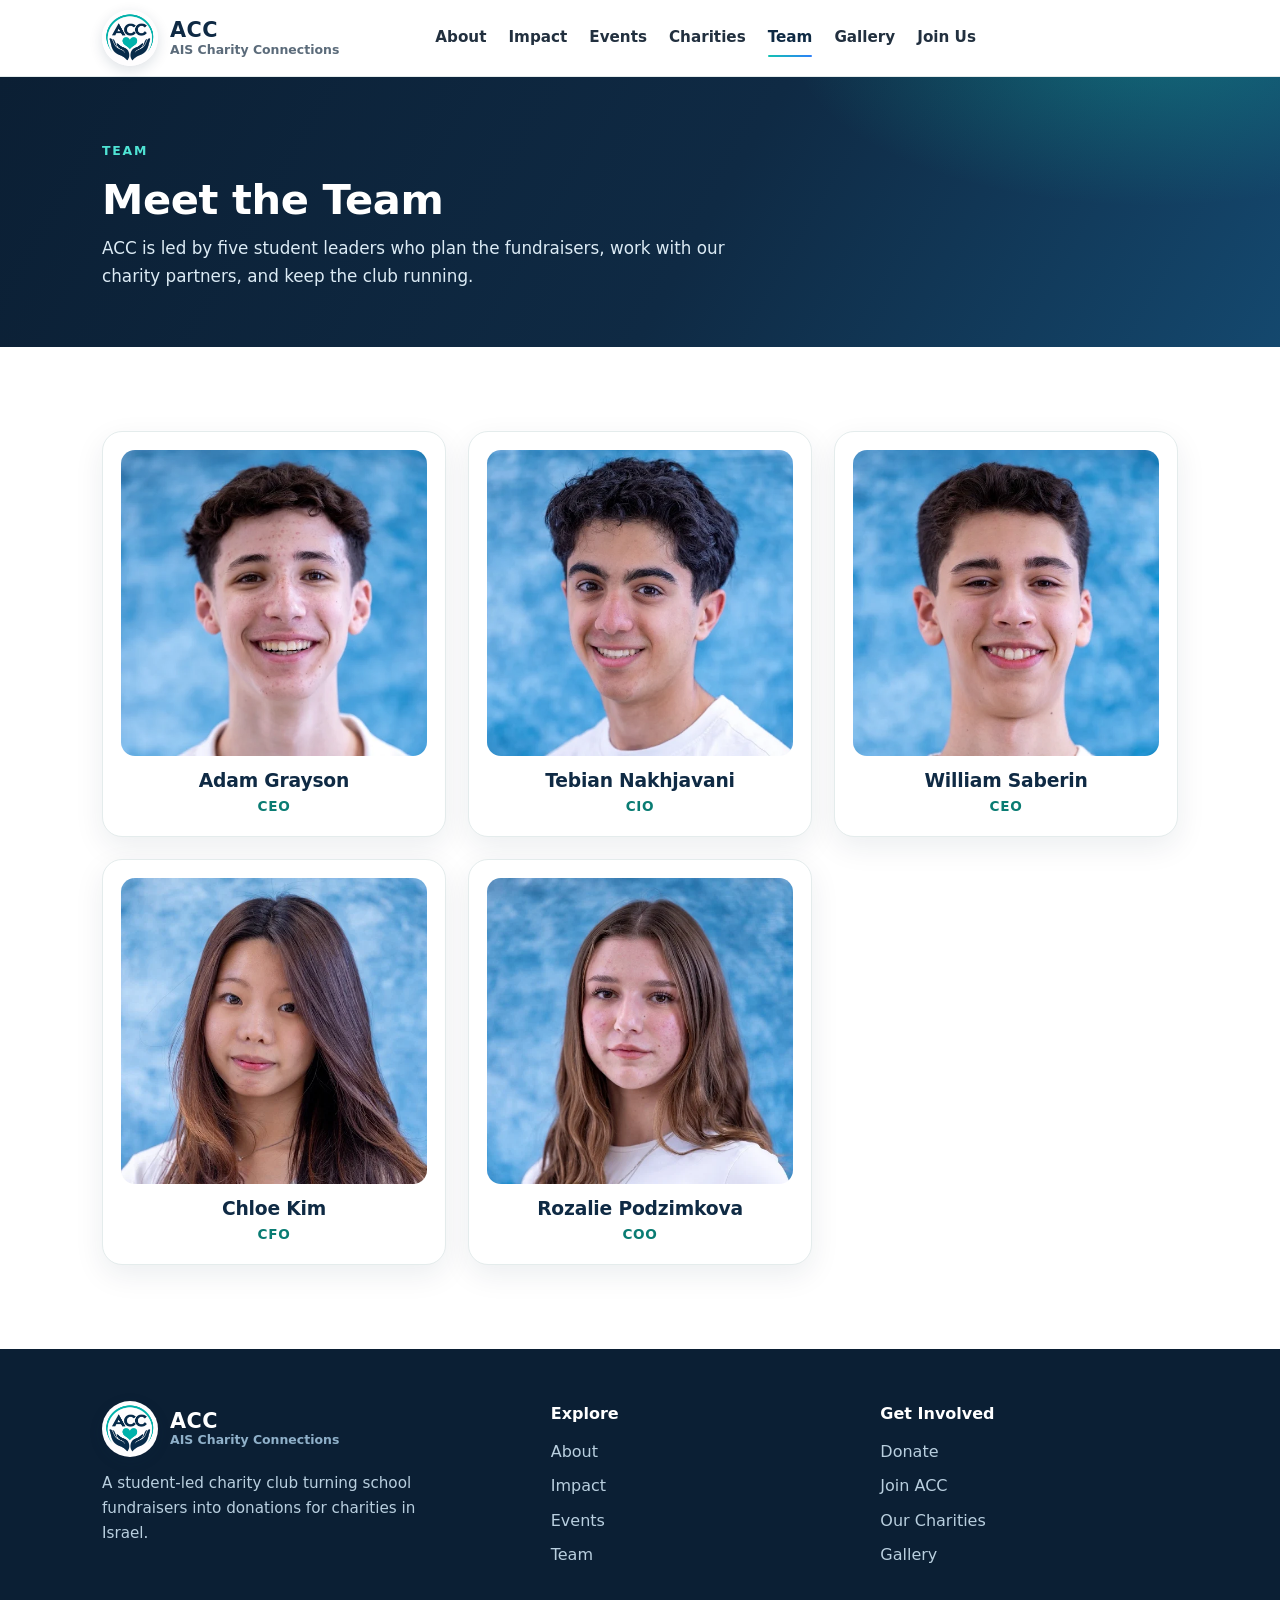
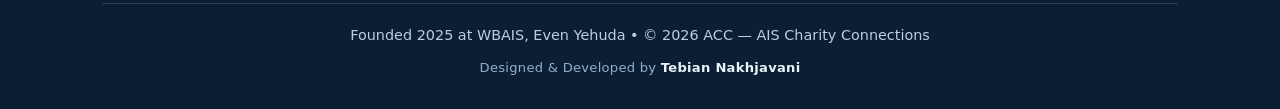
<file: team.html>
<!DOCTYPE html>
<html lang="en">
<head>
  <meta charset="UTF-8">
  <meta name="viewport" content="width=device-width, initial-scale=1.0">
  <title>Team — ACC | AIS Charity Connections</title>
  <meta name="description" content="Meet the student leadership team behind ACC — AIS Charity Connections.">
  <link rel="canonical" href="https://ais-charity-connections.netlify.app/team.html">
  <meta property="og:type" content="website">
  <meta property="og:site_name" content="AIS Charity Connections">
  <meta property="og:title" content="Team — ACC | AIS Charity Connections">
  <meta property="og:description" content="Meet the student leadership team behind ACC — AIS Charity Connections.">
  <meta property="og:url" content="https://ais-charity-connections.netlify.app/team.html">
  <meta property="og:image" content="https://ais-charity-connections.netlify.app/images/hero.jpg">
  <link rel="icon" href="/favicon.ico" sizes="any">
  <link rel="icon" type="image/png" sizes="192x192" href="images/favicon-192.png">
  <link rel="apple-touch-icon" href="images/apple-touch-icon.png">
  <link rel="stylesheet" href="styles.css">
</head>
<body>

  <header class="site-header">
    <nav class="nav container">
      <a class="logo" href="index.html"><span class="logo-badge"><img class="logo-img" src="images/logo.png" alt="ACC logo"></span><span class="logo-text"><span class="logo-name">ACC</span><span class="logo-sub">AIS Charity Connections</span></span></a>
      <button class="nav-toggle" id="navToggle" aria-label="Open menu">☰</button>
      <div class="nav-links" id="navLinks">
        <a href="about.html">About</a>
        <a href="impact.html">Impact</a>
        <a href="events.html">Events</a>
        <a href="charities.html">Charities</a>
        <a href="team.html" class="active">Team</a>
        <a href="gallery.html">Gallery</a>
        <a href="join.html">Join Us</a>
        <div class="kofi-slot" id="kofiNavSlot"></div>
      </div>
    </nav>
  </header>

  <main>
    <section class="page-hero">
      <div class="container">
        <p class="eyebrow">Team</p>
        <h1>Meet the Team</h1>
        <p class="page-hero-text">ACC is led by five student leaders who plan the fundraisers, work with our charity partners, and keep the club running.</p>
      </div>
    </section>

    <section class="section">
      <div class="container">
        <!-- TEAM: photo filenames are fixed — drop real photos in with the SAME names, no code change needed -->
        <div class="team-grid">
          <article class="team-card reveal">
            <img src="images/team/adam-grayson.jpg" alt="Adam Grayson">
            <h3>Adam Grayson</h3>
            <p class="role">CEO</p>
          </article>
          <article class="team-card reveal">
            <img src="images/team/tebian-nakhjavani.jpg" alt="Tebian Nakhjavani">
            <h3>Tebian Nakhjavani</h3>
            <p class="role">CIO</p>
          </article>
          <article class="team-card reveal">
            <img src="images/team/william-saberin.jpg" alt="William Saberin">
            <h3>William Saberin</h3>
            <p class="role">CEO</p>
          </article>
          <article class="team-card reveal">
            <img src="images/team/chloe-kim.jpg" alt="Chloe Kim">
            <h3>Chloe Kim</h3>
            <p class="role">CFO</p>
          </article>
          <article class="team-card reveal">
            <img src="images/team/rozalie-podzimkova.jpg" alt="Rozalie Podzimkova">
            <h3>Rozalie Podzimkova</h3>
            <p class="role">COO</p>
          </article>
        </div>
      </div>
    </section>
  </main>

  <footer class="site-footer">
    <div class="container">
      <div class="footer-grid">
        <div>
          <a class="logo" href="index.html"><span class="logo-badge"><img class="logo-img" src="images/logo.png" alt="ACC logo"></span><span class="logo-text"><span class="logo-name">ACC</span><span class="logo-sub">AIS Charity Connections</span></span></a>
          <p class="footer-blurb">A student-led charity club turning school fundraisers into donations for charities in Israel.</p>
        </div>
        <div>
          <h4>Explore</h4>
          <ul>
            <li><a href="about.html">About</a></li>
            <li><a href="impact.html">Impact</a></li>
            <li><a href="events.html">Events</a></li>
            <li><a href="team.html">Team</a></li>
          </ul>
        </div>
        <div>
          <h4>Get Involved</h4>
          <ul>
            <li><a href="donate.html">Donate</a></li>
            <li><a href="join.html">Join ACC</a></li>
            <li><a href="charities.html">Our Charities</a></li>
            <li><a href="gallery.html">Gallery</a></li>
          </ul>
        </div>
      </div>
      <p class="footer-bottom">Founded 2025 at WBAIS, Even Yehuda • © 2026 ACC — AIS Charity Connections</p>
      <p class="footer-credit">Designed &amp; Developed by <span>Tebian Nakhjavani</span></p>
    </div>
  </footer>

  <script src="script.js"></script>

  <!-- Ko-fi button: the real Ko-fi button sits in the header (styles.css docks it there) -->
  <script src='https://storage.ko-fi.com/cdn/scripts/overlay-widget.js'></script>
  <script>
    kofiWidgetOverlay.draw('aischarityconnections', {
      'type': 'floating-chat',
      'floating-chat.cssId': 'accnav',
      'floating-chat.donateButton.text': 'Donate',
      'floating-chat.donateButton.background-color': '#0FB5A6',
      'floating-chat.donateButton.text-color': '#fff'
    }, 'kofiNavSlot');
  </script>
</body>
</html>
</file>
<file: styles.css>
/* ============================================================
   ACC — AIS Charity Connections
   Premium theme: navy + turquoise (matched to the logo)
   Colours live in the variables below — change them in ONE
   place and the whole site follows.
   ============================================================ */
:root{
  --navy:#0F2A44;
  --navy-deep:#0B1F34;
  --turq:#0FB5A6;
  --turq-bright:#13C2B2;
  --turq-dark:#0A7C73;
  --blue:#2D7FF9;
  --bg:#ffffff;
  --alt:#F3F8F8;
  --text:#22303F;
  --muted:#5B6B7A;
  --line:#E4ECEC;
  --radius:20px;
  --shadow:0 10px 30px rgba(15,42,68,.08);
  --shadow-lift:0 18px 42px rgba(15,42,68,.14);
  --ease:cubic-bezier(.16,1,.3,1);
}

/* Smooth cross-page transitions (Chrome): pages fade + slide instead of snapping */
@view-transition{navigation:auto}
::view-transition-old(root){animation:pageOut .28s ease both}
::view-transition-new(root){animation:pageIn .38s var(--ease) both}
@keyframes pageOut{to{opacity:0;transform:translateY(-8px)}}
@keyframes pageIn{from{opacity:0;transform:translateY(14px)}}

*{box-sizing:border-box;margin:0;padding:0}
html{scroll-behavior:smooth}
body{font-family:Inter,system-ui,-apple-system,Segoe UI,Roboto,Arial,sans-serif;color:var(--text);background:var(--bg);line-height:1.65;-webkit-font-smoothing:antialiased}
::selection{background:#BDEEE9;color:var(--navy-deep)}
img{max-width:100%;display:block}
a{transition:color .25s ease}
.container{max-width:1120px;margin:0 auto;padding:0 22px}
h1,h2,h3{color:var(--navy);line-height:1.15;letter-spacing:-.01em}
h2{font-size:2.1rem;margin-bottom:16px}
.subheading{margin:40px 0 16px;font-size:1.3rem}
.section{padding:84px 0}
.section-alt{background:var(--alt)}
.section-intro{color:var(--muted);max-width:700px;margin-bottom:28px}
.eyebrow{color:var(--turq-dark);font-weight:800;letter-spacing:.14em;text-transform:uppercase;font-size:.78rem;margin-bottom:14px}

/* Reveal on scroll — script.js adds .visible when a block enters the screen */
.reveal{opacity:0;transform:translateY(26px);transition:opacity .8s ease,transform .8s var(--ease)}
.reveal.visible{opacity:1;transform:none}
.card-grid>.reveal:nth-child(2),.team-grid>.reveal:nth-child(2),.stats-grid>.reveal:nth-child(2){transition-delay:.08s}
.card-grid>.reveal:nth-child(3),.team-grid>.reveal:nth-child(3),.stats-grid>.reveal:nth-child(3){transition-delay:.16s}
.team-grid>.reveal:nth-child(4),.stats-grid>.reveal:nth-child(4){transition-delay:.24s}
.team-grid>.reveal:nth-child(5){transition-delay:.32s}

/* Header */
.site-header{position:sticky;top:0;z-index:10001;background:rgba(255,255,255,.86);backdrop-filter:blur(14px);-webkit-backdrop-filter:blur(14px);border-bottom:1px solid var(--line);transition:box-shadow .3s ease}
.site-header.scrolled{box-shadow:0 8px 28px rgba(15,42,68,.10)}
.nav{display:flex;align-items:center;justify-content:space-between;min-height:76px;gap:16px}
.logo{display:flex;align-items:center;gap:12px;text-decoration:none}
.logo-badge{display:block;width:56px;height:56px;border-radius:50%;overflow:hidden;flex-shrink:0;box-shadow:0 4px 14px rgba(15,42,68,.14)}
.logo-img{width:100%;height:100%;object-fit:cover;transform:scale(1.18)}
.logo-text{display:flex;flex-direction:column;line-height:1.15}
.logo-name{color:var(--navy);font-weight:800;font-size:1.3rem;letter-spacing:.02em}
.logo-sub{color:var(--muted);font-weight:600;font-size:.78rem}
.nav-links{display:flex;align-items:center;gap:22px}
.nav-links>a{position:relative;color:var(--text);text-decoration:none;font-weight:600;font-size:.95rem;padding:6px 0}
.nav-links>a::after{content:"";position:absolute;left:0;bottom:0;height:2px;width:100%;background:linear-gradient(90deg,var(--turq-bright),var(--blue));border-radius:2px;transform:scaleX(0);transform-origin:left;transition:transform .3s var(--ease)}
.nav-links>a:hover{color:var(--navy)}
.nav-links>a:hover::after,.nav-links>a.active::after{transform:scaleX(1)}
.nav-links>a.active{color:var(--navy)}
.nav-toggle{display:none;background:none;border:0;font-size:1.5rem;cursor:pointer;color:var(--navy)}

/* Buttons */
.btn{display:inline-block;background:linear-gradient(135deg,var(--turq-bright),#0A9E93);color:#fff;font-weight:700;text-decoration:none;border:0;border-radius:999px;padding:13px 24px;cursor:pointer;box-shadow:0 8px 20px rgba(11,165,150,.28);transition:transform .25s var(--ease),box-shadow .25s ease,filter .25s ease}
.btn:hover{transform:translateY(-2px);box-shadow:0 14px 28px rgba(11,165,150,.34)}
.btn:active{transform:translateY(0) scale(.98)}
.btn-outline{background:transparent;border:2px solid var(--navy);color:var(--navy);box-shadow:none}
.btn-outline:hover{background:var(--navy);color:#fff;box-shadow:0 14px 28px rgba(15,42,68,.22)}
.btn-small{padding:13px 30px;font-size:1rem}
/* Nav Donate button — needs its own rule to beat the .nav-links>a padding */
.nav-links>a.btn{padding:13px 30px;font-size:1rem}
.btn-large{font-size:1.1rem;padding:16px 36px}
.btn-white{background:#fff;color:var(--navy);box-shadow:0 10px 24px rgba(0,0,0,.18)}
.btn-white:hover{box-shadow:0 16px 32px rgba(0,0,0,.22)}

/* Hero (home) */
.hero{padding:76px 0 84px;background:radial-gradient(620px 340px at 88% -60px,rgba(19,194,178,.16),transparent 65%),radial-gradient(520px 300px at -80px 110%,rgba(45,127,249,.10),transparent 60%),linear-gradient(180deg,#fff,var(--alt))}
.hero-grid{display:grid;grid-template-columns:1.05fr .95fr;gap:40px;align-items:center}
.hero h1{font-size:3.1rem;margin-bottom:18px}
.hero-text{color:var(--muted);font-size:1.12rem;margin-bottom:26px;max-width:520px}
.hero-buttons{display:flex;gap:12px;flex-wrap:wrap;margin-bottom:20px}
.trust-bar{color:var(--muted);font-size:.9rem;font-weight:600}
.hero-img{border-radius:24px;aspect-ratio:4/3;object-fit:cover;width:100%;box-shadow:var(--shadow-lift)}

/* Page hero (sub-pages) */
.page-hero{padding:64px 0 56px;color:#DCEBF5;background:radial-gradient(560px 260px at 90% -40px,rgba(19,194,178,.35),transparent 65%),linear-gradient(120deg,var(--navy-deep),var(--navy) 55%,#14486E)}
.page-hero h1{color:#fff;font-size:2.6rem;margin-bottom:12px}
.page-hero .eyebrow{color:#4FE3D4}
.page-hero-text{max-width:640px;font-size:1.05rem}

/* Cards */
.card-grid{display:grid;grid-template-columns:repeat(3,1fr);gap:22px;margin-top:30px}
.card-grid-2{grid-template-columns:repeat(2,1fr)}
.card{background:#fff;border:1px solid var(--line);border-radius:var(--radius);padding:24px;box-shadow:var(--shadow);transition:transform .35s var(--ease),box-shadow .35s ease}
.card:hover{transform:translateY(-6px);box-shadow:var(--shadow-lift)}
.card h3{margin-bottom:8px}
.card p{color:var(--muted)}
.event-card{padding:0;overflow:hidden}
.event-card img{aspect-ratio:16/10;object-fit:cover;width:100%;transition:transform .6s var(--ease)}
.event-card img.logo-fit{object-fit:contain;background:#fff;padding:14px}
.event-card:hover img{transform:scale(1.05)}
.event-card .card-body{padding:20px 22px 24px}
.event-card .meta{color:var(--turq-dark);font-weight:700;margin-bottom:8px}
.text-link{color:var(--turq-dark);font-weight:700;text-decoration:none}
.text-link:hover{color:var(--navy);text-decoration:underline}

/* Stats */
.stats-grid{display:grid;grid-template-columns:repeat(4,1fr);gap:22px}
.stat{background:linear-gradient(160deg,#16406B,var(--navy) 60%,var(--navy-deep));color:#fff;border-radius:var(--radius);padding:28px;text-align:center;box-shadow:var(--shadow);transition:transform .35s var(--ease)}
.stat:hover{transform:translateY(-4px)}
.stat strong{display:block;font-size:2.1rem;background:linear-gradient(90deg,#4FE3D4,#7CC4FF);-webkit-background-clip:text;background-clip:text;color:transparent}
.stat span{font-weight:600;color:#DCEBF5}

/* Team */
.team-grid{display:grid;grid-template-columns:repeat(3,1fr);gap:22px}
.team-card{background:#fff;border:1px solid var(--line);border-radius:var(--radius);padding:18px;text-align:center;box-shadow:var(--shadow);transition:transform .35s var(--ease),box-shadow .35s ease}
.team-card:hover{transform:translateY(-6px);box-shadow:var(--shadow-lift)}
.team-card img{border-radius:14px;aspect-ratio:1/1;object-fit:cover;width:100%;margin-bottom:14px}
.team-card .role{color:var(--turq-dark);font-weight:800;letter-spacing:.05em;text-transform:uppercase;font-size:.85rem;margin-top:4px}

/* Gallery */
.gallery-grid{display:grid;grid-template-columns:repeat(3,1fr);gap:18px}
.gallery-grid figure{background:#fff;border-radius:var(--radius);overflow:hidden;border:1px solid var(--line);box-shadow:var(--shadow)}
.gallery-grid img{aspect-ratio:4/3;object-fit:cover;width:100%;transition:transform .6s var(--ease)}
.gallery-grid figure:hover img{transform:scale(1.06)}
.gallery-grid figcaption{padding:12px 16px;font-weight:600;color:var(--navy)}

/* CTA banner */
.cta-banner{border-radius:26px;padding:48px 36px;text-align:center;color:#DCEBF5;background:radial-gradient(480px 220px at 85% -30px,rgba(19,194,178,.4),transparent 65%),linear-gradient(120deg,var(--navy-deep),var(--navy) 55%,#0E5A54);box-shadow:var(--shadow-lift)}
.cta-banner h2{color:#fff;margin-bottom:10px}
.cta-banner p{max-width:560px;margin:0 auto 24px}

/* Donate */
.donate-box{max-width:680px;margin:0 auto;text-align:center;background:#fff;border:1px solid var(--line);border-radius:26px;padding:40px 30px;box-shadow:var(--shadow-lift);position:relative;overflow:hidden}
.donate-box::before{content:"";position:absolute;top:0;left:0;right:0;height:5px;background:linear-gradient(90deg,var(--turq-bright),var(--blue))}
.donate-box .section-intro{margin:0 auto 24px}
.donate-toggle{display:inline-flex;background:var(--alt);border-radius:999px;padding:4px;margin-bottom:18px}
.toggle-btn{border:0;background:transparent;padding:9px 20px;border-radius:999px;font:inherit;font-weight:700;cursor:pointer;color:var(--muted);transition:all .25s ease}
.toggle-btn.active{background:var(--navy);color:#fff}
.amount-grid{display:flex;gap:10px;justify-content:center;flex-wrap:wrap;margin-bottom:24px}
.amount-btn{border:2px solid #CFDCE0;background:#fff;border-radius:999px;padding:10px 22px;font:inherit;font-weight:800;color:var(--navy);cursor:pointer;transition:all .25s ease}
.amount-btn:hover{border-color:var(--turq)}
.amount-btn.active{border-color:var(--turq);background:#E0F7F3;transform:scale(1.04)}
.donate-box .form-note{margin-top:12px}
.donate-trust{color:var(--muted);font-size:.9rem;margin-top:8px}

/* Form */
.contact-form{max-width:640px;margin:32px auto 0;display:grid;gap:12px}
.contact-form input,.contact-form textarea{width:100%;padding:14px;border:1px solid #CFDCE0;border-radius:14px;font:inherit;transition:border-color .25s ease,box-shadow .25s ease}
.contact-form input:focus,.contact-form textarea:focus{outline:0;border-color:var(--turq);box-shadow:0 0 0 4px rgba(19,194,178,.18)}
.form-note{color:var(--muted);text-align:center}

/* Footer */
.site-footer{background:var(--navy-deep);color:#B9CFDF;padding:52px 0 30px;margin-top:0}
.footer-grid{display:grid;grid-template-columns:1.4fr 1fr 1fr;gap:32px;margin-bottom:34px}
.site-footer .logo-name{color:#fff}
.site-footer .logo-sub{color:#8FB0C9}
.footer-blurb{margin-top:14px;max-width:340px;font-size:.95rem}
.site-footer h4{color:#fff;margin-bottom:12px;font-size:1rem}
.site-footer ul{list-style:none;display:grid;gap:8px}
.site-footer a{color:#B9CFDF;text-decoration:none}
.site-footer a:hover{color:#fff}
.footer-bottom{border-top:1px solid rgba(255,255,255,.14);padding-top:20px;text-align:center;font-size:.9rem}
.footer-credit{text-align:center;margin-top:10px;font-size:.82rem;color:#8FB0C9;letter-spacing:.02em}
.footer-credit span{color:#EAF3FA;font-weight:600}

/* Mobile */
@media (max-width:860px){
  .hero-grid,.card-grid,.card-grid-2,.team-grid,.gallery-grid,.footer-grid{grid-template-columns:1fr}
  .stats-grid{grid-template-columns:repeat(2,1fr)}
  .hero h1{font-size:2.2rem}
  .page-hero h1{font-size:2rem}
  .section{padding:60px 0}
  .nav-toggle{display:block}
  .nav-links{display:none;position:absolute;top:76px;left:0;right:0;background:#fff;flex-direction:column;align-items:stretch;padding:16px 20px;border-bottom:1px solid var(--line);box-shadow:0 18px 30px rgba(15,42,68,.10)}
  .nav-links.open{display:flex}
  .nav-links>a::after{display:none}
}

/* Respect users who prefer less motion */
@media (prefers-reduced-motion:reduce){
  *,*::before,*::after{animation-duration:.01ms!important;transition-duration:.01ms!important;scroll-behavior:auto!important}
  .reveal{opacity:1;transform:none}
}

/* Ko-fi button — docked where ACC's own Donate buttons used to be.
   Ko-fi's widget stylesheet pins its button wrap to the bottom-left
   corner (position:fixed); these rules keep the real Ko-fi button in
   its slot instead, and drop the donation panel from the top-right. */
.kofi-slot{display:inline-flex;align-items:center;width:180px;height:54px;position:relative;z-index:1}
.kofi-slot .floatingchat-container-wrap,
.kofi-slot .floatingchat-container-wrap-mobi{
  position:relative!important;
  bottom:auto!important;left:auto!important;right:auto!important;
  width:180px!important;height:100%!important;max-width:180px!important;
}
.floating-chat-kofi-popup-iframe,
.floating-chat-kofi-popup-iframe-mobi{
  top:84px!important;bottom:auto!important;
  left:auto!important;right:16px!important;
}
/* Ko-fi also leaves its own close (x) badge sitting on the panel's
   corner. The mobile variant's badge lives in the page itself (for
   the header button it rides in the header's stacking layer) and
   swallows real mouse clicks meant for the panel. The site's own
   close button (the panel manager in script.js) handles closing,
   so Ko-fi's badges never take clicks. */
.floating-chat-kofi-popup-iframe-closer,
.floating-chat-kofi-popup-iframe-closer-mobi{pointer-events:none!important}
.cta-banner .kofi-slot{display:flex;justify-content:center;margin:0 auto;height:64px}
.kofi-slot .floatingchat-container,
.kofi-slot .floatingchat-container-mobi{width:180px!important}
#kofiHeroSlot{height:57px}
@media (max-width:860px){
  .nav-links .kofi-slot{align-self:flex-start}
}
</file>
